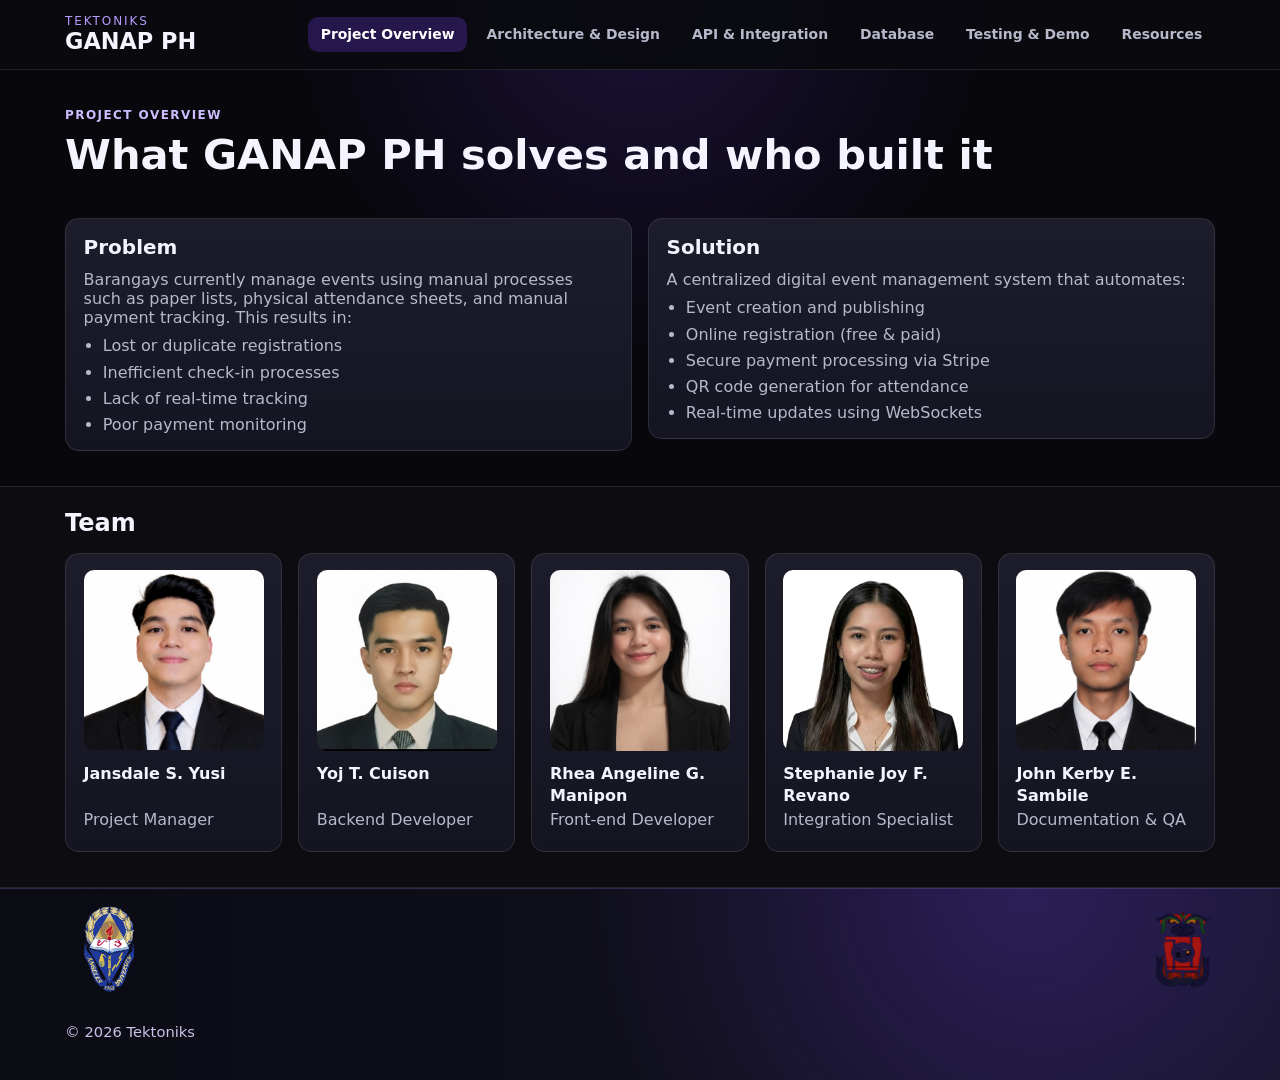
<file: index.html>
<!DOCTYPE html>
<html lang="en">
<head>
  <meta charset="UTF-8" />
  <meta name="viewport" content="width=device-width, initial-scale=1.0" />
  <title>Project Overview | GANAP PH</title>
  <link rel="stylesheet" href="styles.css" />
</head>
<body data-page="project-overview">
  <header class="site-header">
    <div class="container header-inner">
      <a class="brand" href="index.html">
        <span class="brand__eyebrow">Tektoniks</span>
        <span class="brand__title">GANAP PH</span>
      </a>
      <button class="nav-toggle" aria-label="Toggle navigation" aria-expanded="false" aria-controls="site-nav">Menu</button>
      <nav id="site-nav" class="site-nav">
        <a href="index.html">Project Overview</a>
        <a href="architecture-design.html">Architecture &amp; Design</a>
        <a href="api-integration.html">API &amp; Integration</a>
        <a href="database.html">Database</a>
        <a href="testing-demo.html">Testing &amp; Demo</a>
        <a href="resources.html">Resources</a>
      </nav>
    </div>
  </header>

  <main>
    <section class="page-hero">
      <div class="container">
        <p class="page-kicker">Project Overview</p>
        <h1>What GANAP PH solves and who built it</h1>
      </div>
    </section>

    <section class="section">
      <div class="container grid-2">
        <article class="card">
          <h2>Problem</h2>
          <p>
            Barangays currently manage events using manual processes such as paper lists, physical attendance sheets, and manual payment tracking. This results in:
          </p>
          <ul>
            <li>Lost or duplicate registrations</li>
            <li>Inefficient check-in processes</li>
            <li>Lack of real-time tracking</li>
            <li>Poor payment monitoring</li>
          </ul>
        </article>
        <article class="card">
          <h2>Solution</h2>
          <p>
            A centralized digital event management system that automates:
          </p>
          <ul>
            <li>Event creation and publishing</li>
            <li>Online registration (free &amp; paid)</li>
            <li>Secure payment processing via Stripe</li>
            <li>QR code generation for attendance</li>
            <li>Real-time updates using WebSockets</li>
          </ul>
        </article>
      </div>
    </section>

    <section class="section section-muted">
      <div class="container">
        <h2 class="section-title">Team</h2>
        <div class="team-grid">
          <article class="card team-card">
            <img src="resources/images/team/Jansdale.jpeg" alt="Jansdale S. Yusi" class="team-img" />
            <h3>Jansdale S. Yusi</h3>
            <p>Project Manager</p>
          </article>
          <article class="card team-card">
            <img src="resources/images/team/Yoj.jpeg" alt="Yoj T. Cuison" class="team-img" />
            <h3>Yoj T. Cuison</h3>
            <p>Backend Developer</p>
          </article>
          <article class="card team-card">
            <img src="resources/images/team/Rhea.png" alt="Rhea Angeline G. Manipon" class="team-img" />
            <h3>Rhea Angeline G. Manipon</h3>
            <p>Front-end Developer</p>
          </article>
          <article class="card team-card">
            <img src="resources/images/team/Steph.jpeg" alt="Stephanie Joy F. Revano" class="team-img" />
            <h3>Stephanie Joy F. Revano</h3>
            <p>Integration Specialist</p>
          </article>
          <article class="card team-card">
            <img src="resources/images/team/Kerby.jpeg" alt="John Kerby E. Sambile" class="team-img" />
            <h3>John Kerby E. Sambile</h3>
            <p>Documentation &amp; QA</p>
          </article>
        </div>
      </div>
    </section>
  </main>

  <footer class="site-footer">
    <div class="container footer-inner">
      <div class="footer-logos" aria-label="Institution logos">
        <img src="resources/images/auf logo/AUF-LOGO.png" alt="Angeles University Foundation logo" />
        <img src="resources/images/auf logo/ccs-logo.png" alt="College of Computer Studies logo" />
      </div>
      <p>© <span id="currentYear"></span> Tektoniks</p>
    </div>
  </footer>
  <script src="scripts.js"></script>
</body>
</html>
</file>
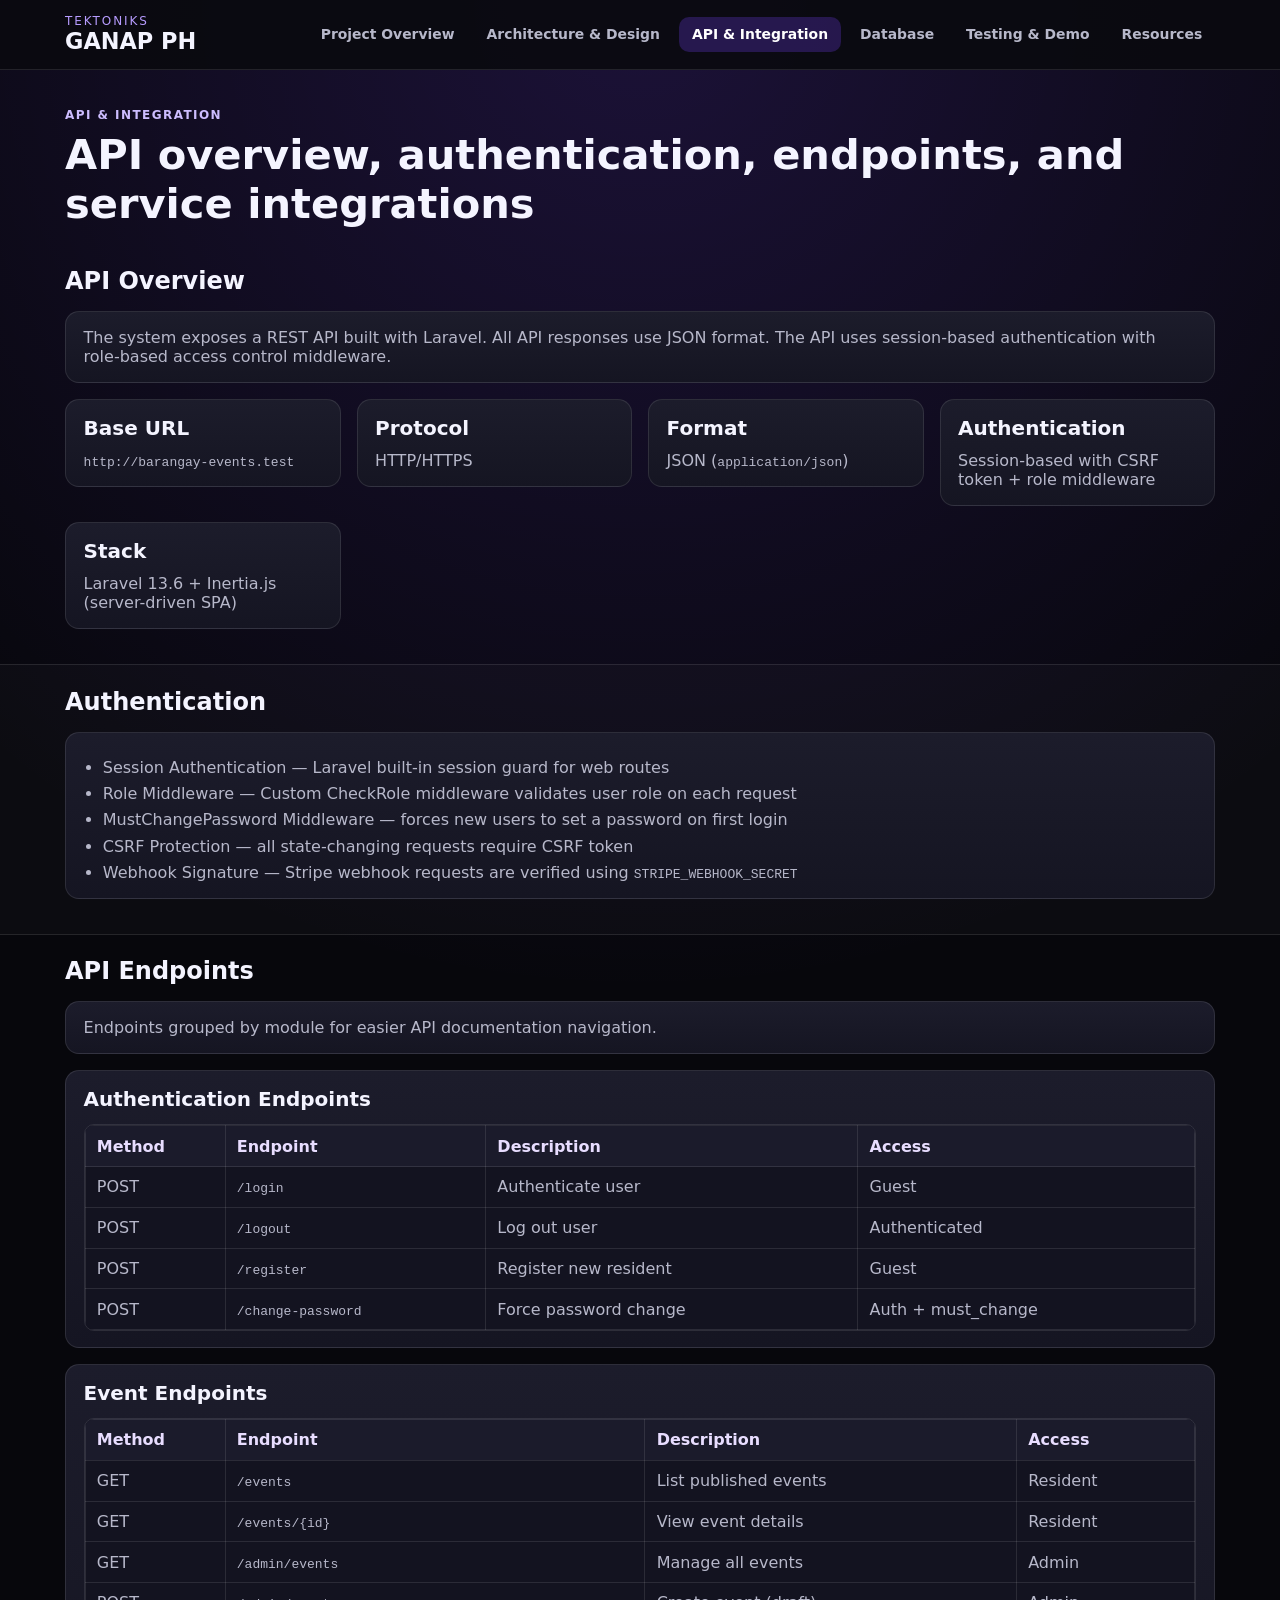
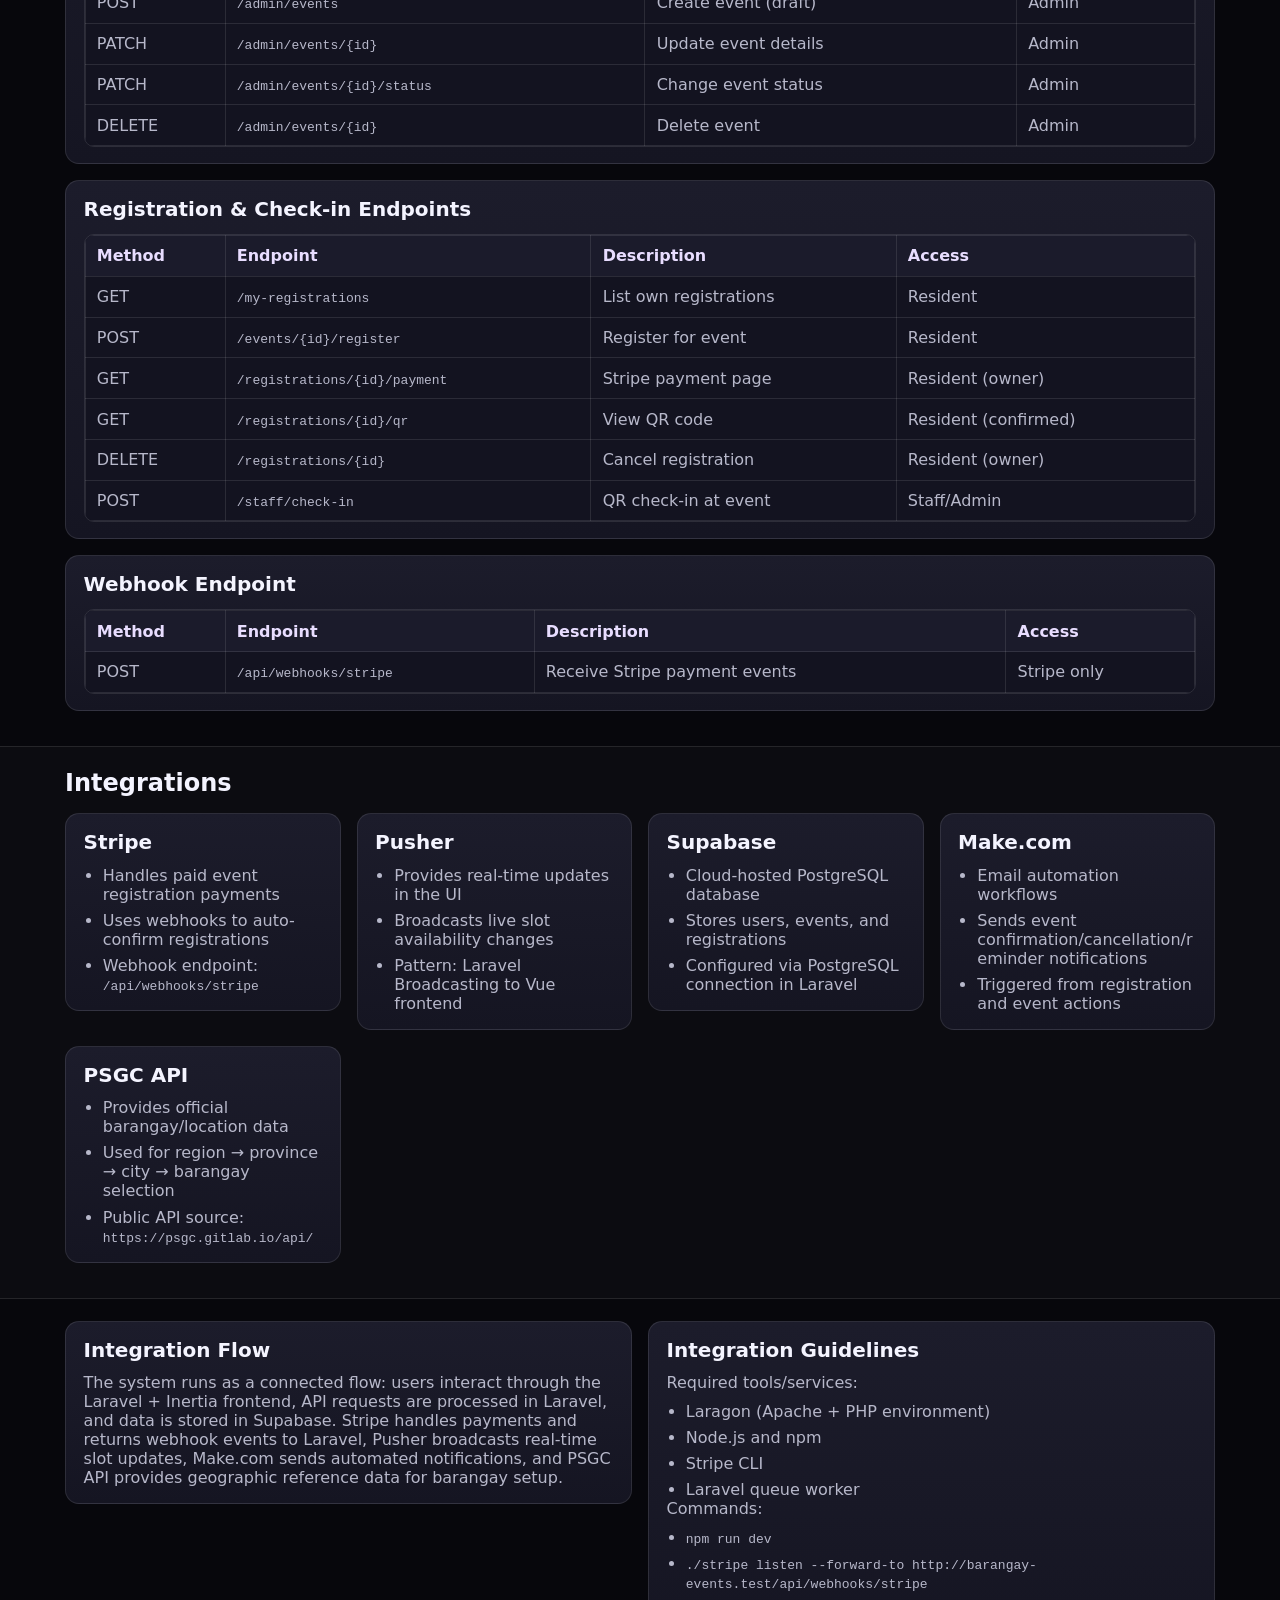
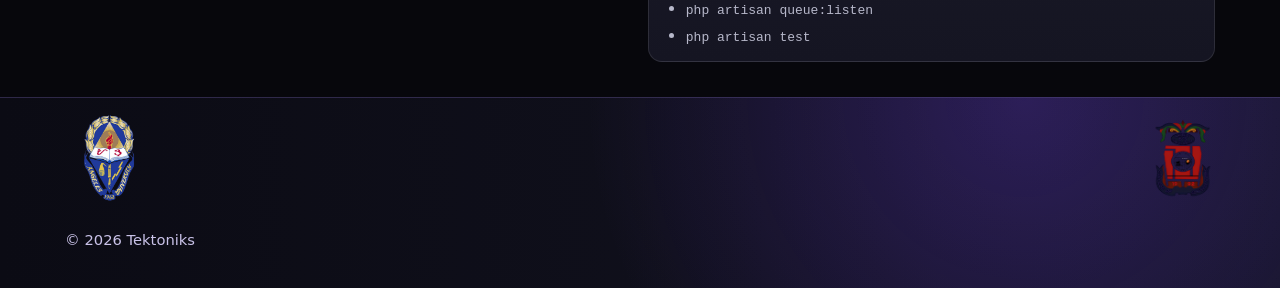
<file: api-integration.html>
<!DOCTYPE html>
<html lang="en">
<head>
  <meta charset="UTF-8" />
  <meta name="viewport" content="width=device-width, initial-scale=1.0" />
  <title>API &amp; Integration | GANAP PH</title>
  <link rel="stylesheet" href="styles.css" />
</head>
<body data-page="api-integration">
  <header class="site-header">
    <div class="container header-inner">
      <a class="brand" href="index.html">
        <span class="brand__eyebrow">Tektoniks</span>
        <span class="brand__title">GANAP PH</span>
      </a>
      <button class="nav-toggle" aria-label="Toggle navigation" aria-expanded="false" aria-controls="site-nav">Menu</button>
      <nav id="site-nav" class="site-nav">
        <a href="index.html">Project Overview</a>
        <a href="architecture-design.html">Architecture &amp; Design</a>
        <a href="api-integration.html">API &amp; Integration</a>
        <a href="database.html">Database</a>
        <a href="testing-demo.html">Testing &amp; Demo</a>
        <a href="resources.html">Resources</a>
      </nav>
    </div>
  </header>
  <main>
    <section class="page-hero"><div class="container"><p class="page-kicker">API &amp; Integration</p><h1>API overview, authentication, endpoints, and service integrations</h1></div></section>

    <section class="section">
      <div class="container">
        <h2 class="section-title">API Overview</h2>
        <article class="card">
          <p>
            The system exposes a REST API built with Laravel. All API responses use JSON format.
            The API uses session-based authentication with role-based access control middleware.
          </p>
        </article>
        <div class="card-grid api-overview-grid">
          <article class="card"><h2>Base URL</h2><p><code>http://barangay-events.test</code></p></article>
          <article class="card"><h2>Protocol</h2><p>HTTP/HTTPS</p></article>
          <article class="card"><h2>Format</h2><p>JSON (<code>application/json</code>)</p></article>
          <article class="card"><h2>Authentication</h2><p>Session-based with CSRF token + role middleware</p></article>
          <article class="card"><h2>Stack</h2><p>Laravel 13.6 + Inertia.js (server-driven SPA)</p></article>
        </div>
      </div>
    </section>

    <section class="section section-muted">
      <div class="container">
        <h2 class="section-title">Authentication</h2>
        <article class="card">
          <ul>
            <li>Session Authentication — Laravel built-in session guard for web routes</li>
            <li>Role Middleware — Custom CheckRole middleware validates user role on each request</li>
            <li>MustChangePassword Middleware — forces new users to set a password on first login</li>
            <li>CSRF Protection — all state-changing requests require CSRF token</li>
            <li>Webhook Signature — Stripe webhook requests are verified using <code>STRIPE_WEBHOOK_SECRET</code></li>
          </ul>
        </article>
      </div>
    </section>

    <section class="section">
      <div class="container">
        <h2 class="section-title">API Endpoints</h2>
        <article class="card">
          <p>Endpoints grouped by module for easier API documentation navigation.</p>
        </article>

        <div class="endpoint-groups">
          <article class="card">
            <h2>Authentication Endpoints</h2>
            <div class="table-wrap">
              <table class="api-table">
                <thead><tr><th>Method</th><th>Endpoint</th><th>Description</th><th>Access</th></tr></thead>
                <tbody>
                  <tr><td>POST</td><td><code>/login</code></td><td>Authenticate user</td><td>Guest</td></tr>
                  <tr><td>POST</td><td><code>/logout</code></td><td>Log out user</td><td>Authenticated</td></tr>
                  <tr><td>POST</td><td><code>/register</code></td><td>Register new resident</td><td>Guest</td></tr>
                  <tr><td>POST</td><td><code>/change-password</code></td><td>Force password change</td><td>Auth + must_change</td></tr>
                </tbody>
              </table>
            </div>
          </article>

          <article class="card">
            <h2>Event Endpoints</h2>
            <div class="table-wrap">
              <table class="api-table">
                <thead><tr><th>Method</th><th>Endpoint</th><th>Description</th><th>Access</th></tr></thead>
                <tbody>
                  <tr><td>GET</td><td><code>/events</code></td><td>List published events</td><td>Resident</td></tr>
                  <tr><td>GET</td><td><code>/events/{id}</code></td><td>View event details</td><td>Resident</td></tr>
                  <tr><td>GET</td><td><code>/admin/events</code></td><td>Manage all events</td><td>Admin</td></tr>
                  <tr><td>POST</td><td><code>/admin/events</code></td><td>Create event (draft)</td><td>Admin</td></tr>
                  <tr><td>PATCH</td><td><code>/admin/events/{id}</code></td><td>Update event details</td><td>Admin</td></tr>
                  <tr><td>PATCH</td><td><code>/admin/events/{id}/status</code></td><td>Change event status</td><td>Admin</td></tr>
                  <tr><td>DELETE</td><td><code>/admin/events/{id}</code></td><td>Delete event</td><td>Admin</td></tr>
                </tbody>
              </table>
            </div>
          </article>

          <article class="card">
            <h2>Registration &amp; Check-in Endpoints</h2>
            <div class="table-wrap">
              <table class="api-table">
                <thead><tr><th>Method</th><th>Endpoint</th><th>Description</th><th>Access</th></tr></thead>
                <tbody>
                  <tr><td>GET</td><td><code>/my-registrations</code></td><td>List own registrations</td><td>Resident</td></tr>
                  <tr><td>POST</td><td><code>/events/{id}/register</code></td><td>Register for event</td><td>Resident</td></tr>
                  <tr><td>GET</td><td><code>/registrations/{id}/payment</code></td><td>Stripe payment page</td><td>Resident (owner)</td></tr>
                  <tr><td>GET</td><td><code>/registrations/{id}/qr</code></td><td>View QR code</td><td>Resident (confirmed)</td></tr>
                  <tr><td>DELETE</td><td><code>/registrations/{id}</code></td><td>Cancel registration</td><td>Resident (owner)</td></tr>
                  <tr><td>POST</td><td><code>/staff/check-in</code></td><td>QR check-in at event</td><td>Staff/Admin</td></tr>
                </tbody>
              </table>
            </div>
          </article>

          <article class="card">
            <h2>Webhook Endpoint</h2>
            <div class="table-wrap">
              <table class="api-table">
                <thead><tr><th>Method</th><th>Endpoint</th><th>Description</th><th>Access</th></tr></thead>
                <tbody>
                  <tr><td>POST</td><td><code>/api/webhooks/stripe</code></td><td>Receive Stripe payment events</td><td>Stripe only</td></tr>
                </tbody>
              </table>
            </div>
          </article>
        </div>
      </div>
    </section>

    <section class="section section-muted">
      <div class="container">
        <h2 class="section-title">Integrations</h2>
        <div class="card-grid integration-cards">
          <article class="card">
            <h2>Stripe</h2>
            <ul>
              <li>Handles paid event registration payments</li>
              <li>Uses webhooks to auto-confirm registrations</li>
              <li>Webhook endpoint: <code>/api/webhooks/stripe</code></li>
            </ul>
          </article>
          <article class="card">
            <h2>Pusher</h2>
            <ul>
              <li>Provides real-time updates in the UI</li>
              <li>Broadcasts live slot availability changes</li>
              <li>Pattern: Laravel Broadcasting to Vue frontend</li>
            </ul>
          </article>
          <article class="card">
            <h2>Supabase</h2>
            <ul>
              <li>Cloud-hosted PostgreSQL database</li>
              <li>Stores users, events, and registrations</li>
              <li>Configured via PostgreSQL connection in Laravel</li>
            </ul>
          </article>
          <article class="card">
            <h2>Make.com</h2>
            <ul>
              <li>Email automation workflows</li>
              <li>Sends event confirmation/cancellation/reminder notifications</li>
              <li>Triggered from registration and event actions</li>
            </ul>
          </article>
          <article class="card">
            <h2>PSGC API</h2>
            <ul>
              <li>Provides official barangay/location data</li>
              <li>Used for region → province → city → barangay selection</li>
              <li>Public API source: <code>https://psgc.gitlab.io/api/</code></li>
            </ul>
          </article>
        </div>
      </div>
    </section>

    <section class="section">
      <div class="container grid-2">
        <article class="card">
          <h2>Integration Flow</h2>
          <p>
            The system runs as a connected flow: users interact through the Laravel + Inertia frontend, API requests are processed in Laravel,
            and data is stored in Supabase. Stripe handles payments and returns webhook events to Laravel, Pusher broadcasts real-time slot updates,
            Make.com sends automated notifications, and PSGC API provides geographic reference data for barangay setup.
          </p>
        </article>
        <article class="card">
          <h2>Integration Guidelines</h2>
          <p>Required tools/services:</p>
          <ul>
            <li>Laragon (Apache + PHP environment)</li>
            <li>Node.js and npm</li>
            <li>Stripe CLI</li>
            <li>Laravel queue worker</li>
          </ul>
          <p>Commands:</p>
          <ul>
            <li><code>npm run dev</code></li>
            <li><code>./stripe listen --forward-to http://barangay-events.test/api/webhooks/stripe</code></li>
            <li><code>php artisan queue:listen</code></li>
            <li><code>php artisan test</code></li>
          </ul>
        </article>
      </div>
    </section>
  </main>
  <footer class="site-footer">
    <div class="container footer-inner">
      <div class="footer-logos" aria-label="Institution logos">
        <img src="resources/images/auf logo/AUF-LOGO.png" alt="Angeles University Foundation logo" />
        <img src="resources/images/auf logo/ccs-logo.png" alt="College of Computer Studies logo" />
      </div>
      <p>© <span id="currentYear"></span> Tektoniks</p>
    </div>
  </footer>
  <script src="scripts.js"></script>
</body>
</html>
</file>
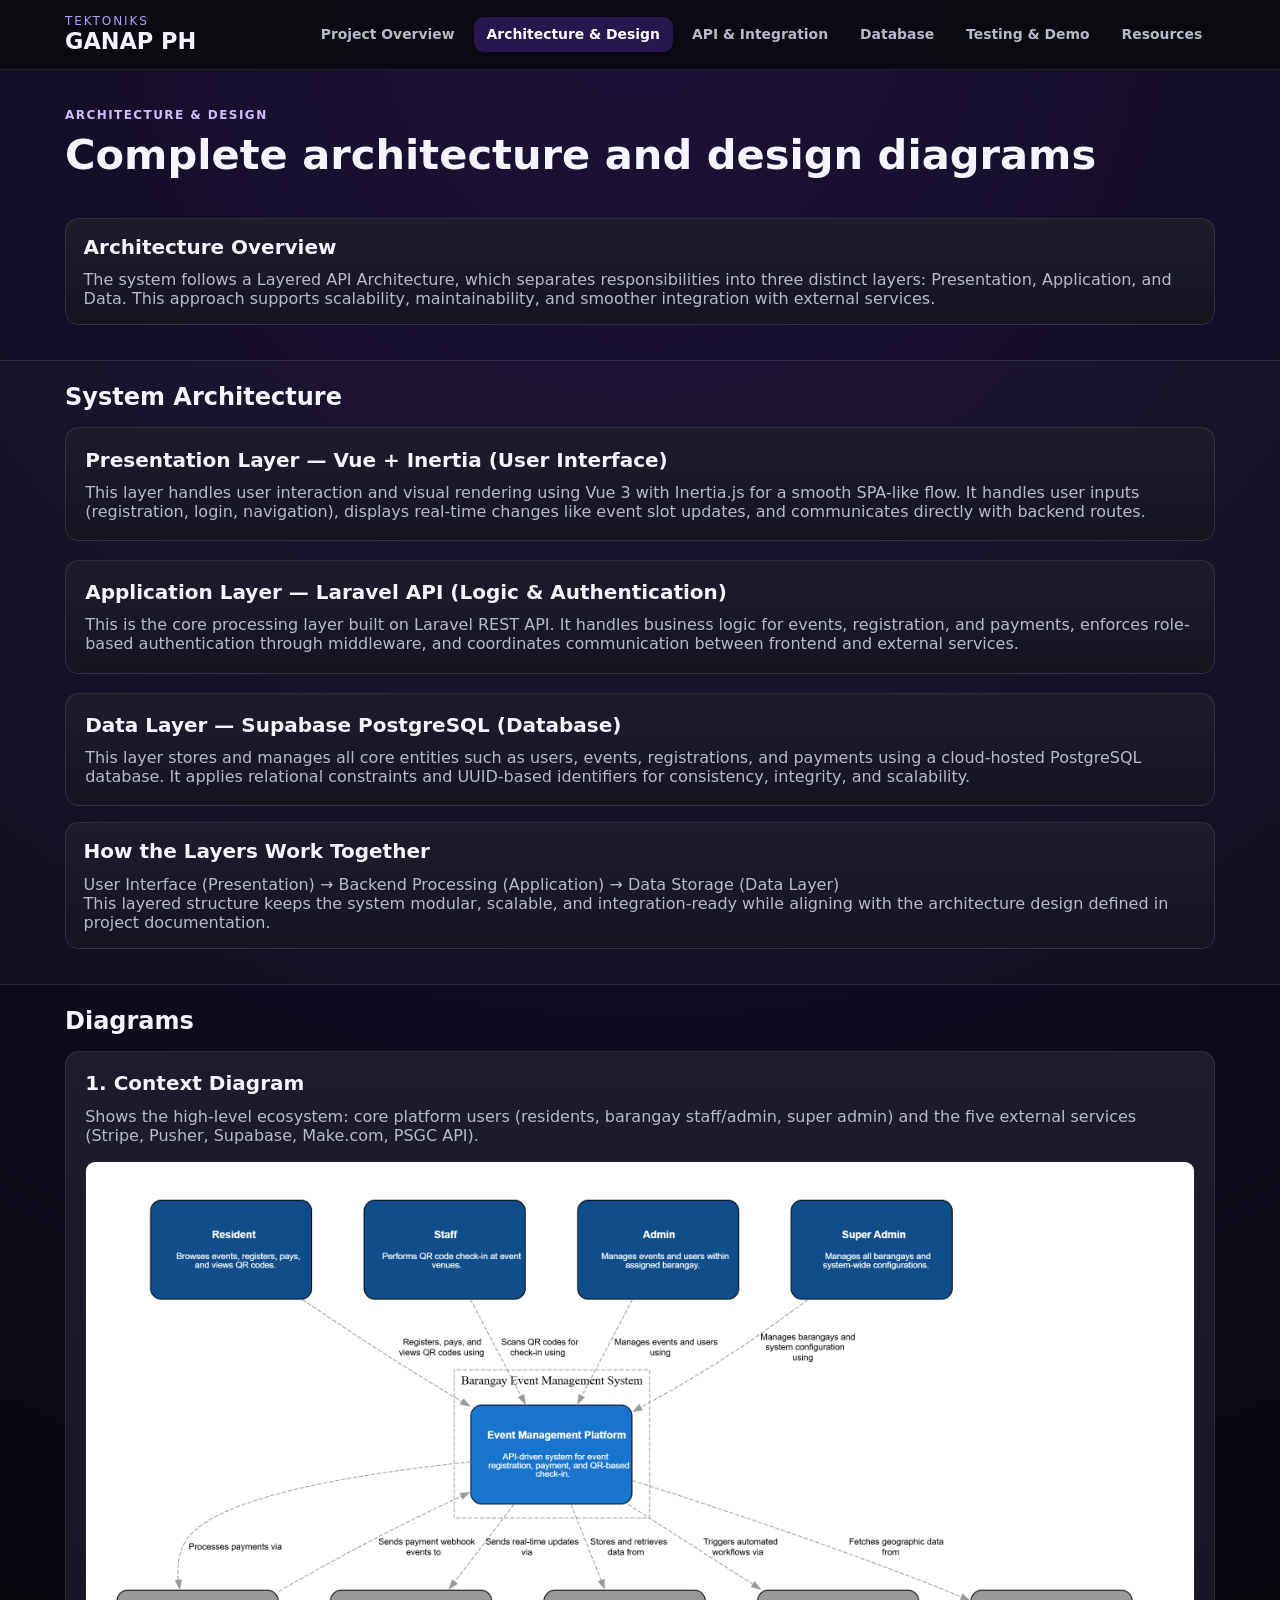
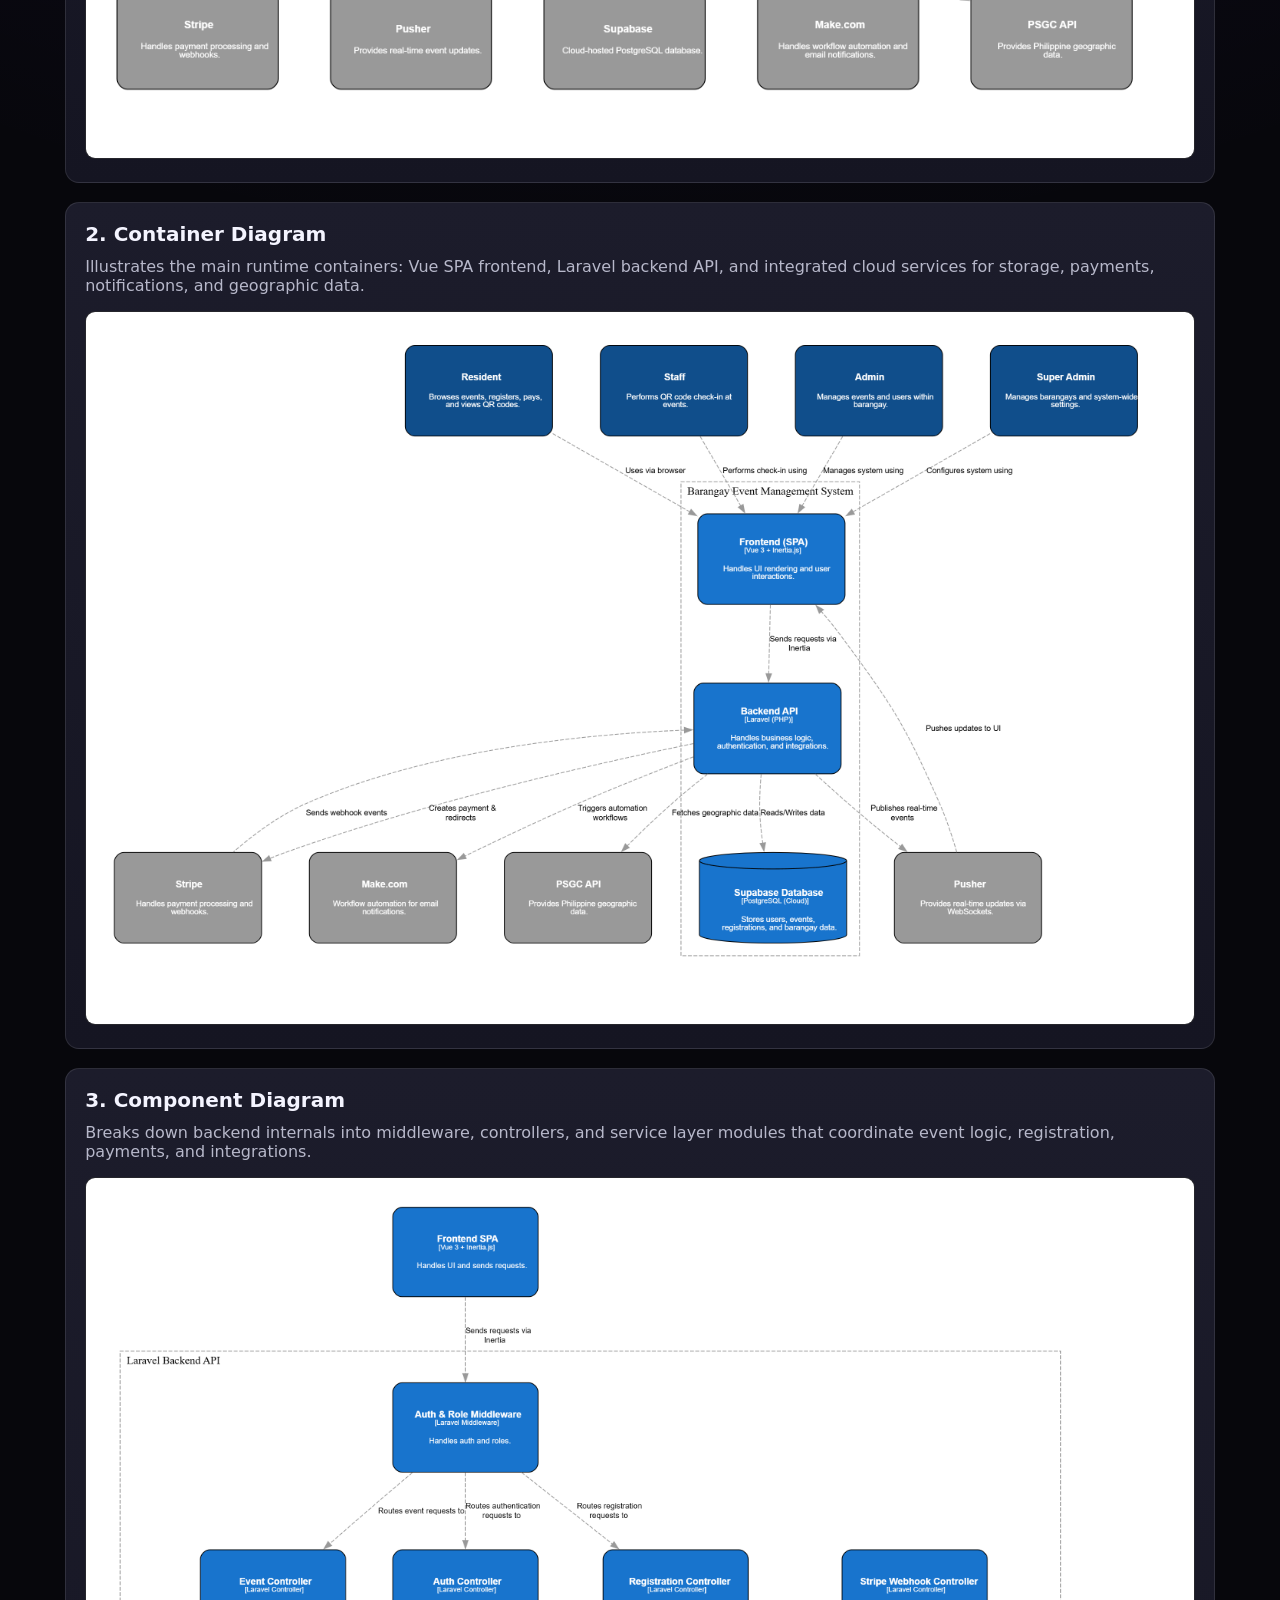
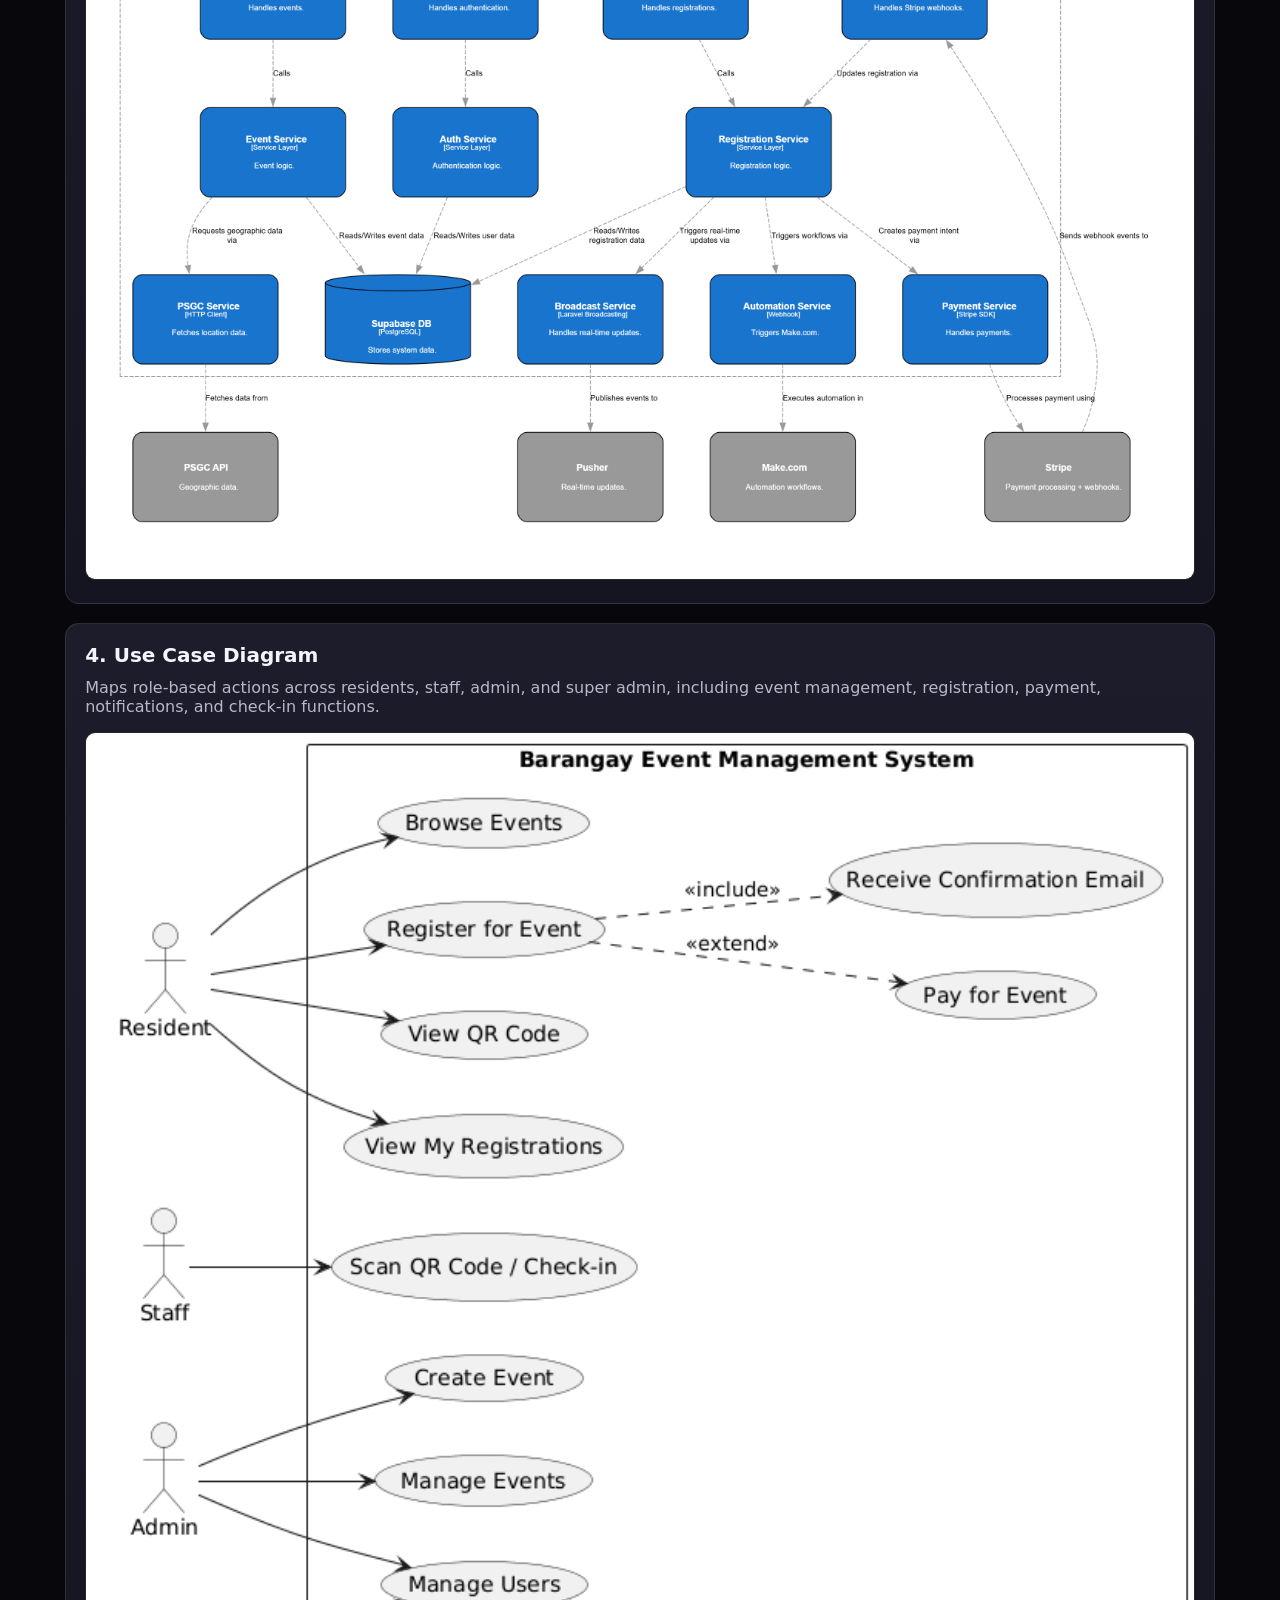
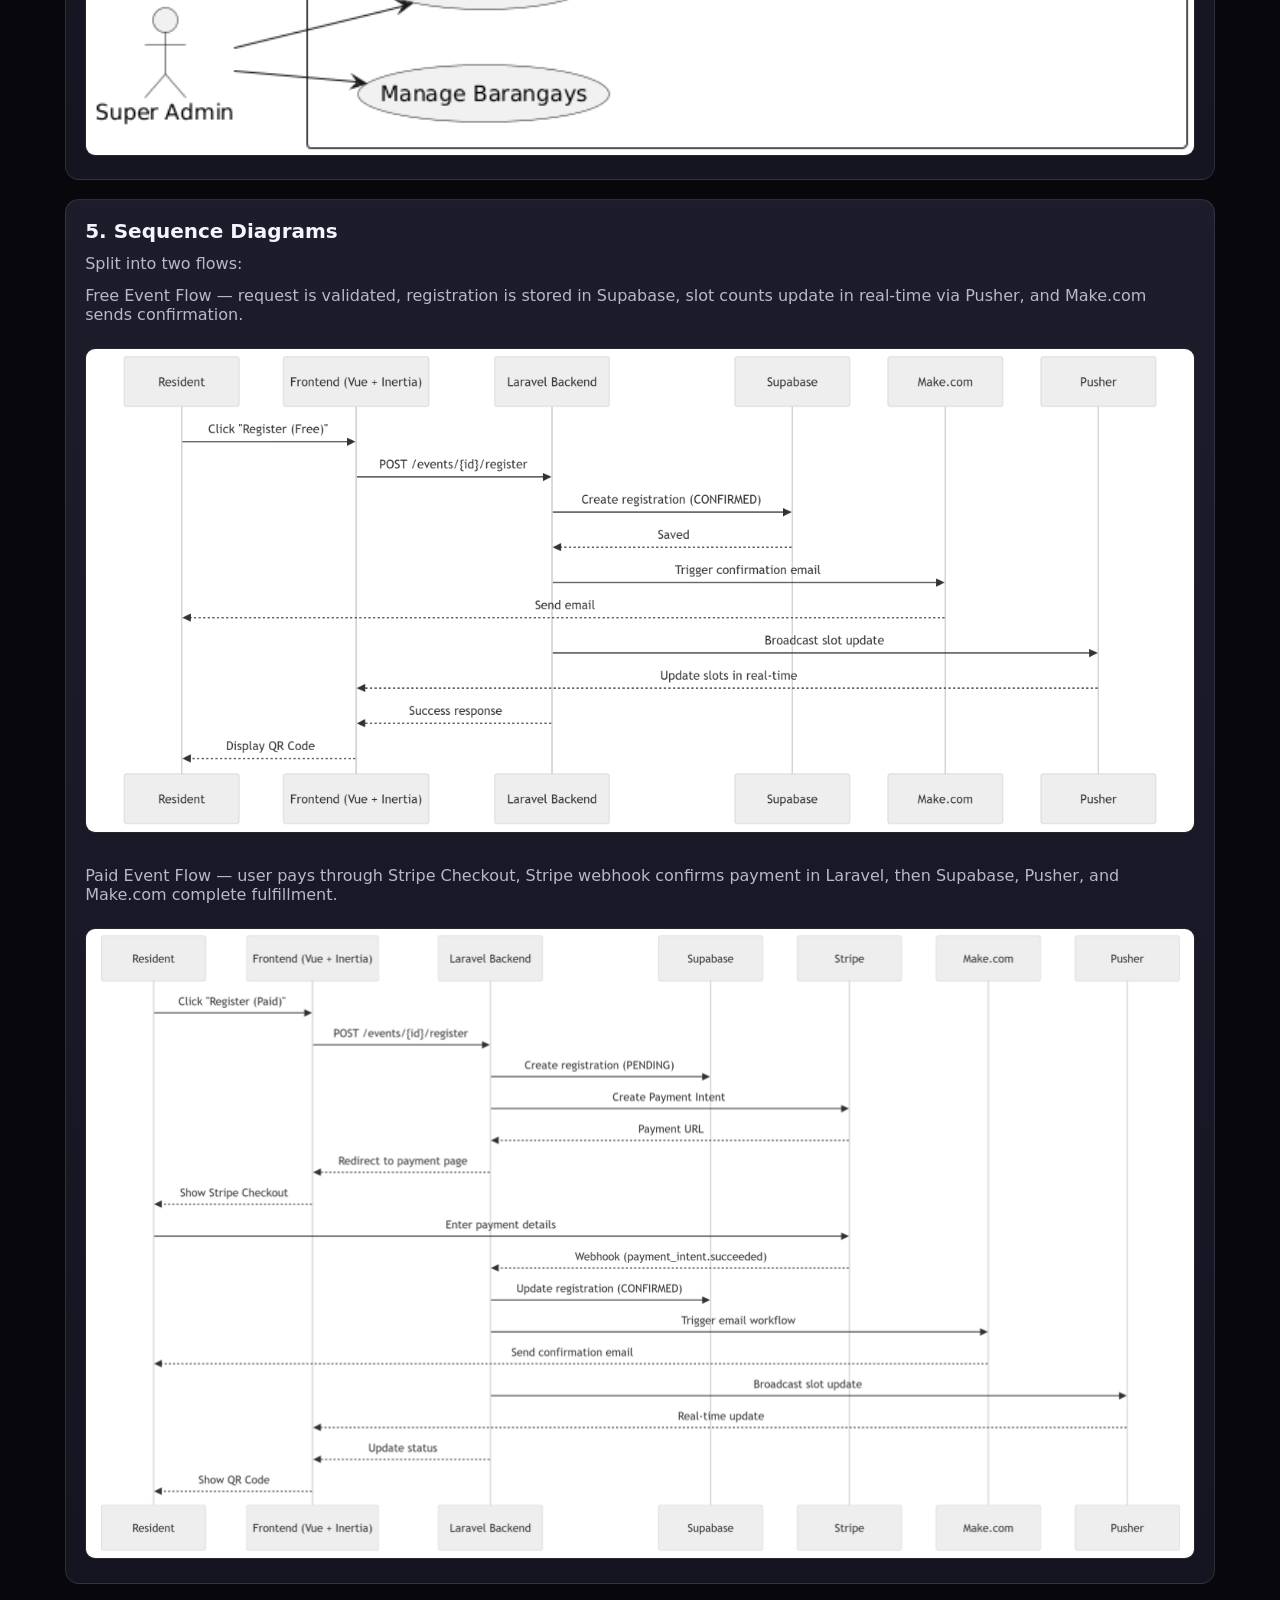
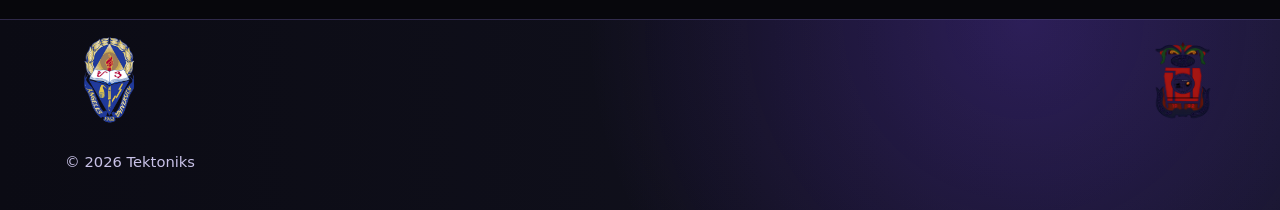
<file: architecture-design.html>
<!DOCTYPE html>
<html lang="en">
<head>
  <meta charset="UTF-8" />
  <meta name="viewport" content="width=device-width, initial-scale=1.0" />
  <title>Architecture &amp; Design | GANAP PH</title>
  <link rel="stylesheet" href="styles.css" />
</head>
<body data-page="architecture-design">
  <header class="site-header">
    <div class="container header-inner">
      <a class="brand" href="index.html">
        <span class="brand__eyebrow">Tektoniks</span>
        <span class="brand__title">GANAP PH</span>
      </a>
      <button class="nav-toggle" aria-label="Toggle navigation" aria-expanded="false" aria-controls="site-nav">Menu</button>
      <nav id="site-nav" class="site-nav">
        <a href="index.html">Project Overview</a>
        <a href="architecture-design.html">Architecture &amp; Design</a>
        <a href="api-integration.html">API &amp; Integration</a>
        <a href="database.html">Database</a>
        <a href="testing-demo.html">Testing &amp; Demo</a>
        <a href="resources.html">Resources</a>
      </nav>
    </div>
  </header>

  <main>
    <section class="page-hero">
      <div class="container">
        <p class="page-kicker">Architecture &amp; Design</p>
        <h1>Complete architecture and design diagrams</h1>
      </div>
    </section>

    <section class="section">
      <div class="container">
        <article class="card">
          <h2>Architecture Overview</h2>
          <p>
            The system follows a Layered API Architecture, which separates responsibilities into three distinct layers:
            Presentation, Application, and Data. This approach supports scalability, maintainability, and smoother integration
            with external services.
          </p>
        </article>
      </div>
    </section>

    <section class="section section-muted">
      <div class="container">
        <h2 class="section-title">System Architecture</h2>
        <div class="card-grid diagrams-grid">
          <article class="card">
            <h2>Presentation Layer — Vue + Inertia (User Interface)</h2>
            <p>
              This layer handles user interaction and visual rendering using Vue 3 with Inertia.js for a smooth SPA-like flow.
              It handles user inputs (registration, login, navigation), displays real-time changes like event slot updates, and
              communicates directly with backend routes.
            </p>
          </article>
          <article class="card">
            <h2>Application Layer — Laravel API (Logic &amp; Authentication)</h2>
            <p>
              This is the core processing layer built on Laravel REST API. It handles business logic for events, registration,
              and payments, enforces role-based authentication through middleware, and coordinates communication between frontend
              and external services.
            </p>
          </article>
          <article class="card">
            <h2>Data Layer — Supabase PostgreSQL (Database)</h2>
            <p>
              This layer stores and manages all core entities such as users, events, registrations, and payments using a
              cloud-hosted PostgreSQL database. It applies relational constraints and UUID-based identifiers for consistency,
              integrity, and scalability.
            </p>
          </article>
        </div>
        <article class="card architecture-flow-card">
          <h2>How the Layers Work Together</h2>
          <p>
            User Interface (Presentation) → Backend Processing (Application) → Data Storage (Data Layer)
          </p>
          <p>
            This layered structure keeps the system modular, scalable, and integration-ready while aligning with the architecture
            design defined in project documentation.
          </p>
        </article>
      </div>
    </section>

    <section class="section">
      <div class="container">
        <h2 class="section-title">Diagrams</h2>
        <div class="card-grid diagrams-grid">
          <article class="card">
            <h2>1. Context Diagram</h2>
            <p>Shows the high-level ecosystem: core platform users (residents, barangay staff/admin, super admin) and the five external services (Stripe, Pusher, Supabase, Make.com, PSGC API).</p>
            <img class="diagram-image" src="resources/diagrams/System-Context---Barangay-Event-Management-System.png" alt="System context diagram" />
          </article>
          <article class="card">
            <h2>2. Container Diagram</h2>
            <p>Illustrates the main runtime containers: Vue SPA frontend, Laravel backend API, and integrated cloud services for storage, payments, notifications, and geographic data.</p>
            <img class="diagram-image" src="resources/diagrams/Container-Diagram---Barangay-Event-Management-System.png" alt="Container diagram" />
          </article>
          <article class="card">
            <h2>3. Component Diagram</h2>
            <p>Breaks down backend internals into middleware, controllers, and service layer modules that coordinate event logic, registration, payments, and integrations.</p>
            <img class="diagram-image" src="resources/diagrams/Component-Diagram---Backend-API-(Barangay-Event-Management-System).png" alt="Component diagram" />
          </article>
          <article class="card">
            <h2>4. Use Case Diagram</h2>
            <p>Maps role-based actions across residents, staff, admin, and super admin, including event management, registration, payment, notifications, and check-in functions.</p>
            <img class="diagram-image" src="resources/diagrams/use case diagram.png" alt="Use case diagram" />
          </article>
          <article class="card">
            <h2>5. Sequence Diagrams</h2>
            <p>Split into two flows:</p>
            <div class="sequence-grid">
              <figure class="diagram-figure">
                <figcaption>Free Event Flow — request is validated, registration is stored in Supabase, slot counts update in real-time via Pusher, and Make.com sends confirmation.</figcaption>
                <img class="diagram-image" src="resources/diagrams/FREE FLOW.png" alt="Sequence diagram for free event flow" />
              </figure>
              <figure class="diagram-figure">
                <figcaption>Paid Event Flow — user pays through Stripe Checkout, Stripe webhook confirms payment in Laravel, then Supabase, Pusher, and Make.com complete fulfillment.</figcaption>
                <img class="diagram-image" src="resources/diagrams/PAID FLOW.png" alt="Sequence diagram for paid event flow" />
              </figure>
            </div>
          </article>
        </div>
      </div>
    </section>
  </main>

  <footer class="site-footer">
    <div class="container footer-inner">
      <div class="footer-logos" aria-label="Institution logos">
        <img src="resources/images/auf logo/AUF-LOGO.png" alt="Angeles University Foundation logo" />
        <img src="resources/images/auf logo/ccs-logo.png" alt="College of Computer Studies logo" />
      </div>
      <p>© <span id="currentYear"></span> Tektoniks</p>
    </div>
  </footer>
  <script src="scripts.js"></script>
</body>
</html>
</file>
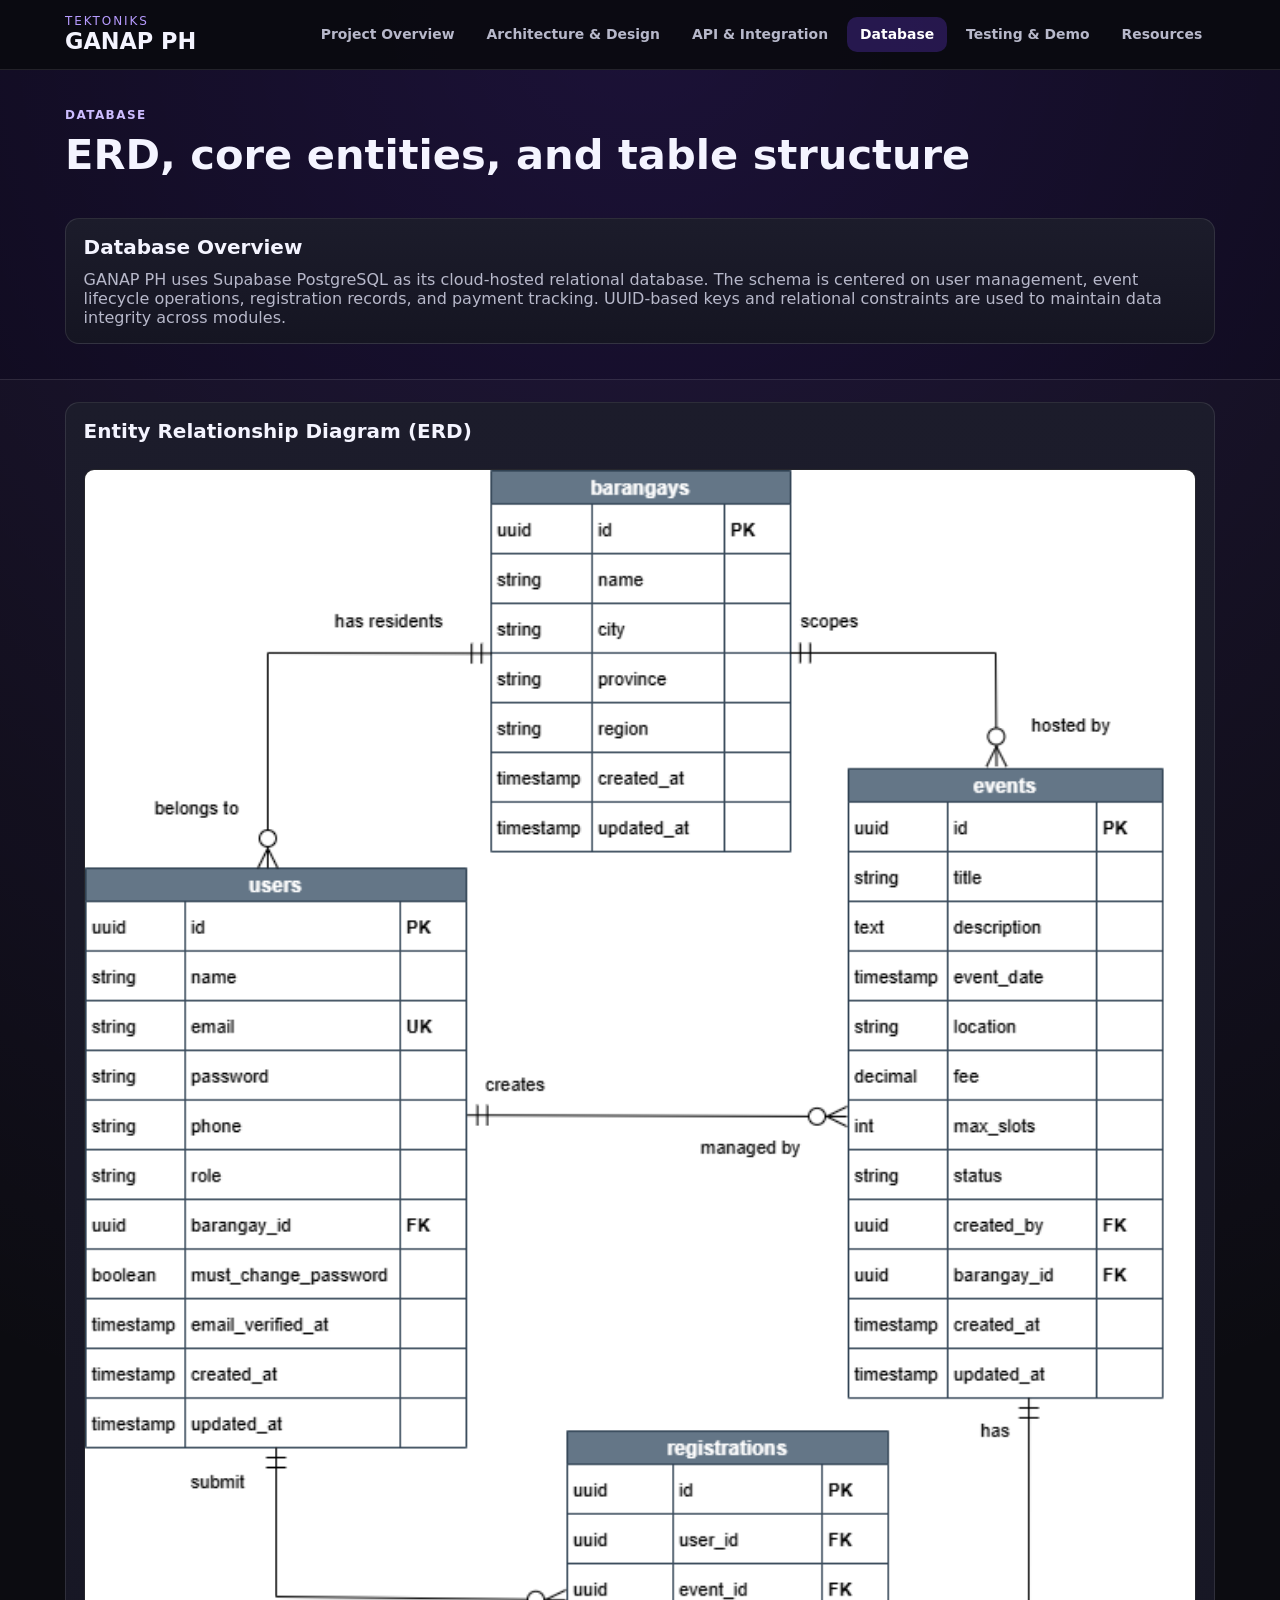
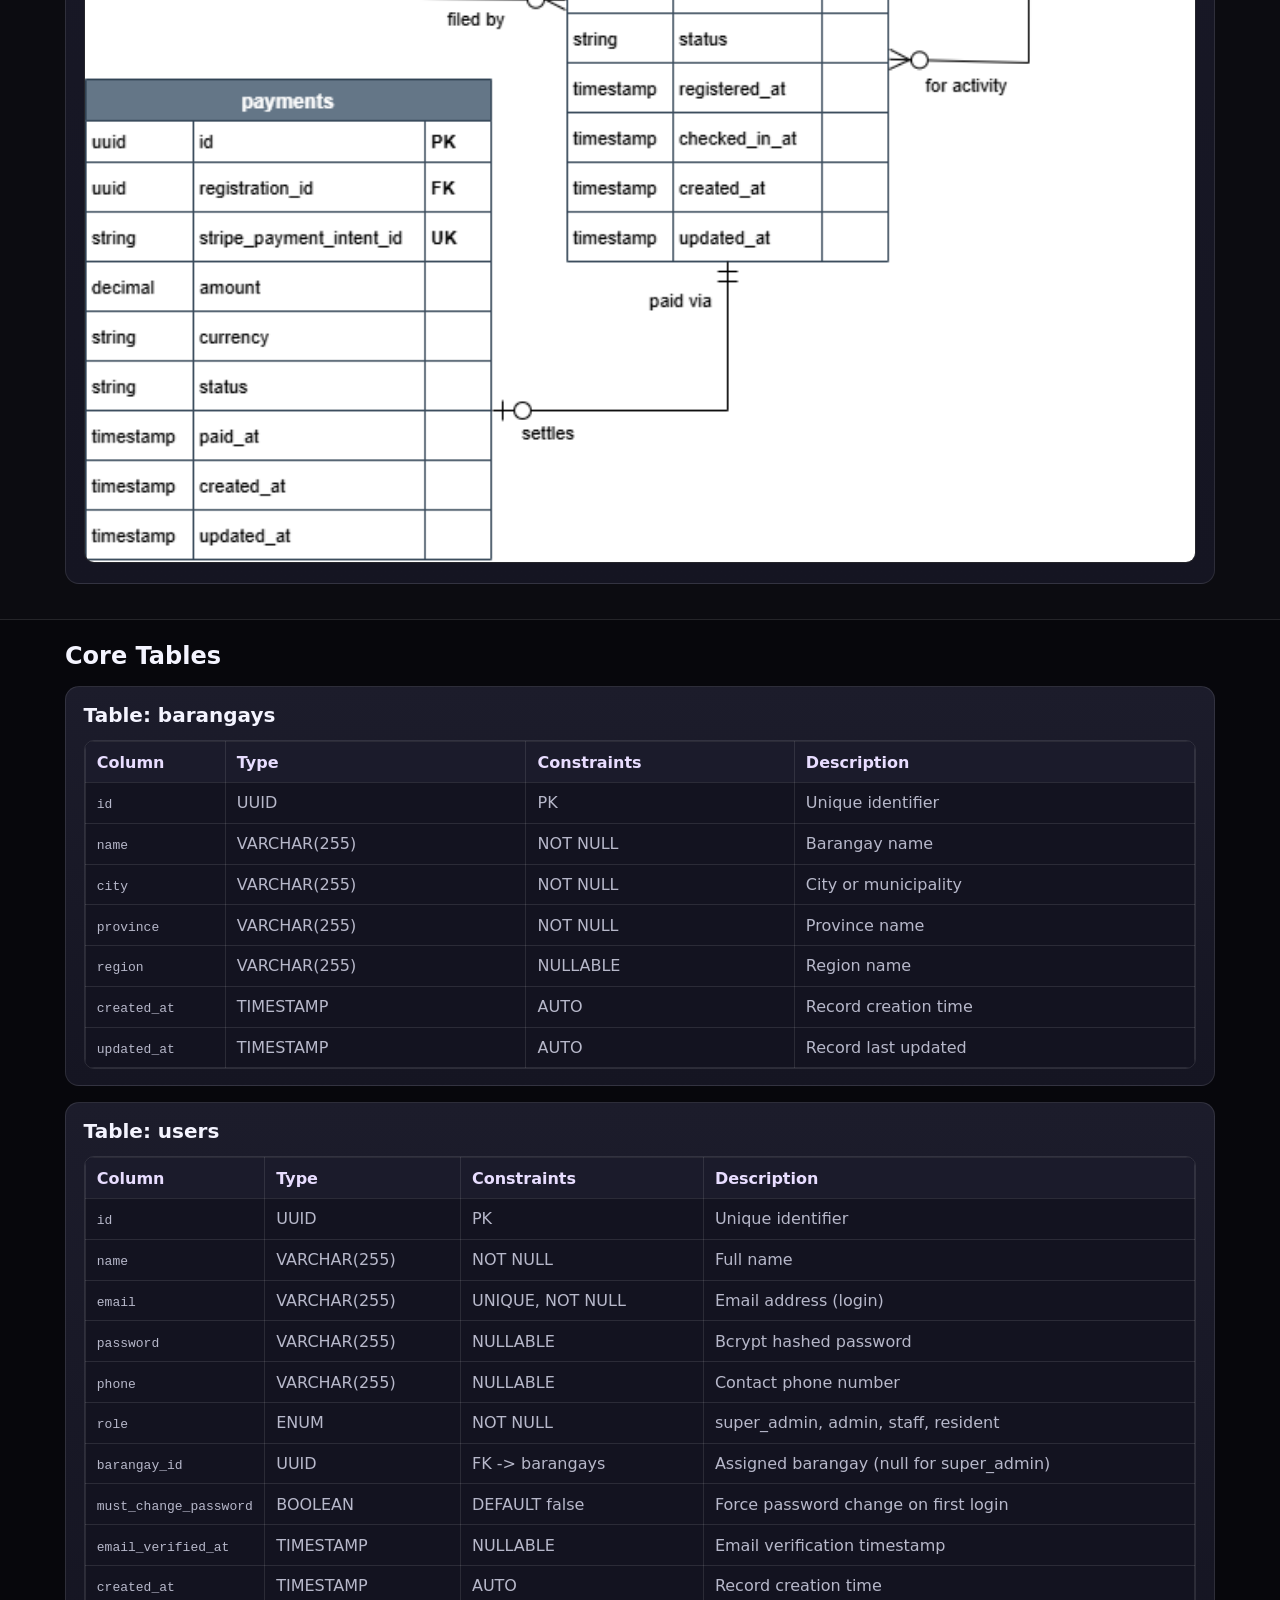
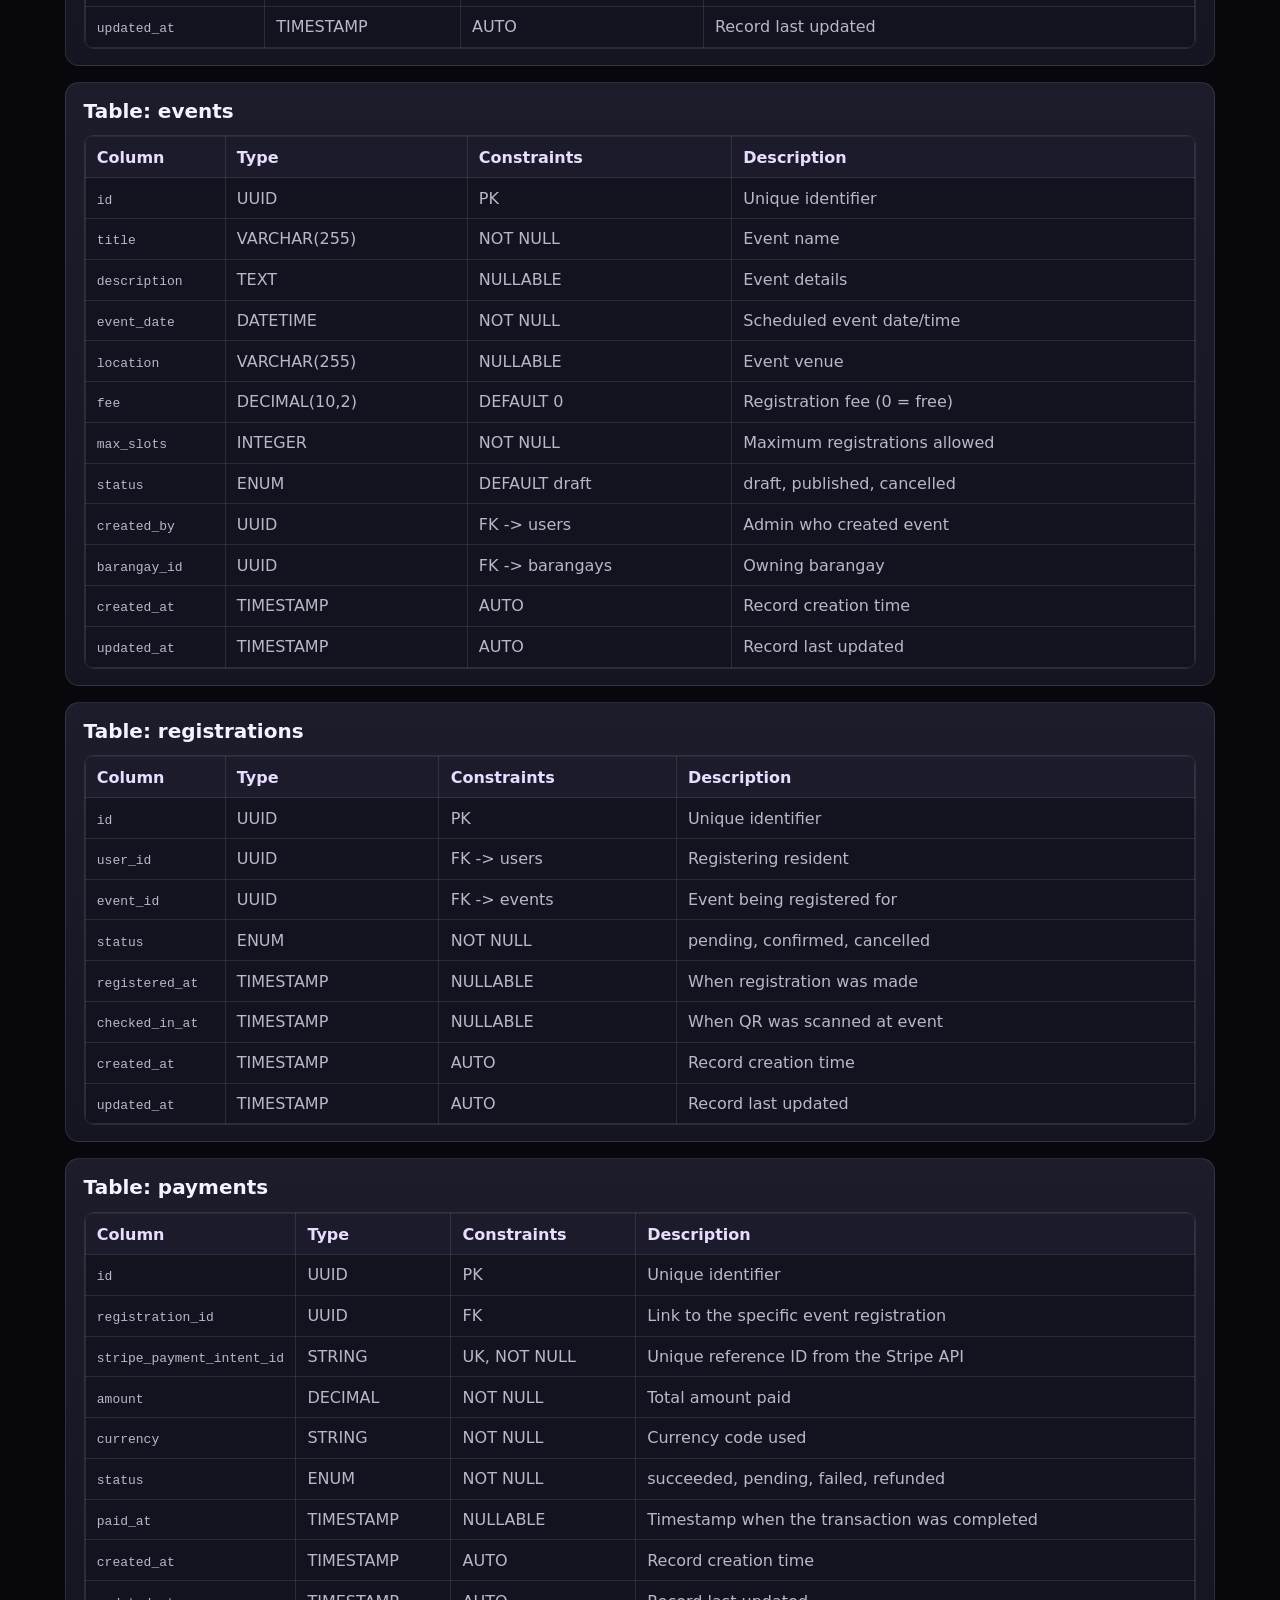
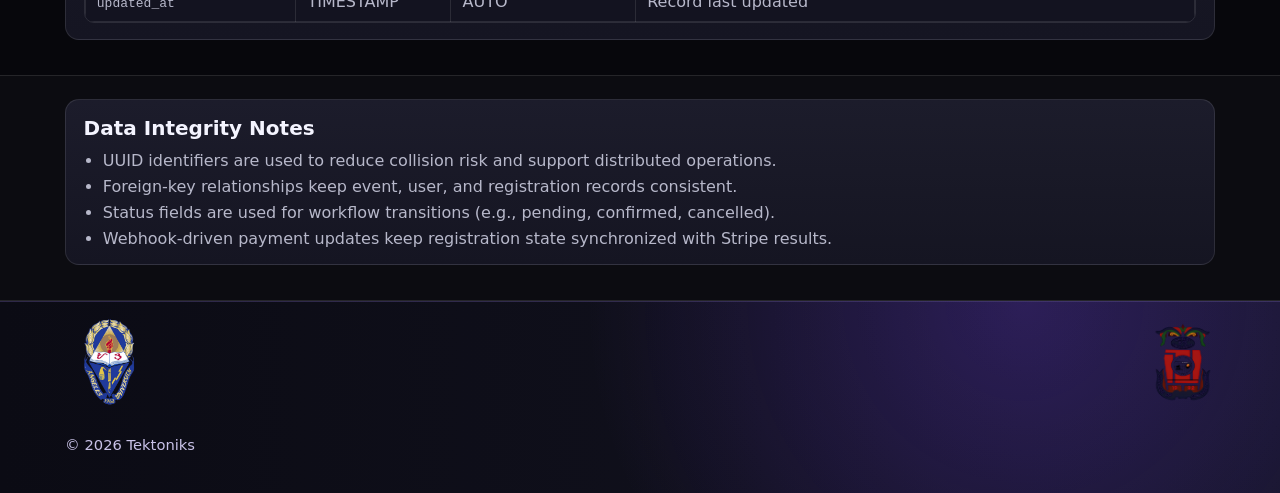
<file: database.html>
<!DOCTYPE html>
<html lang="en">
<head>
  <meta charset="UTF-8" />
  <meta name="viewport" content="width=device-width, initial-scale=1.0" />
  <title>Database | GANAP PH</title>
  <link rel="stylesheet" href="styles.css" />
</head>
<body data-page="database">
  <header class="site-header">
    <div class="container header-inner">
      <a class="brand" href="index.html">
        <span class="brand__eyebrow">Tektoniks</span>
        <span class="brand__title">GANAP PH</span>
      </a>
      <button class="nav-toggle" aria-label="Toggle navigation" aria-expanded="false" aria-controls="site-nav">Menu</button>
      <nav id="site-nav" class="site-nav">
        <a href="index.html">Project Overview</a>
        <a href="architecture-design.html">Architecture &amp; Design</a>
        <a href="api-integration.html">API &amp; Integration</a>
        <a href="database.html">Database</a>
        <a href="testing-demo.html">Testing &amp; Demo</a>
        <a href="resources.html">Resources</a>
      </nav>
    </div>
  </header>
  <main>
    <section class="page-hero"><div class="container"><p class="page-kicker">Database</p><h1>ERD, core entities, and table structure</h1></div></section>
    <section class="section">
      <div class="container">
        <article class="card">
          <h2>Database Overview</h2>
          <p>
            GANAP PH uses Supabase PostgreSQL as its cloud-hosted relational database.
            The schema is centered on user management, event lifecycle operations, registration records, and payment tracking.
            UUID-based keys and relational constraints are used to maintain data integrity across modules.
          </p>
        </article>
      </div>
    </section>

    <section class="section section-muted">
      <div class="container">
        <article class="card">
          <h2>Entity Relationship Diagram (ERD)</h2>
          <img class="diagram-image" src="resources/diagrams/erd.png" alt="GANAP PH ERD diagram" />
        </article>
      </div>
    </section>

    <section class="section">
      <div class="container">
        <h2 class="section-title">Core Tables</h2>
        <div class="endpoint-groups">
          <article class="card">
            <h2>Table: barangays</h2>
            <div class="table-wrap">
              <table class="api-table">
                <thead><tr><th>Column</th><th>Type</th><th>Constraints</th><th>Description</th></tr></thead>
                <tbody>
                  <tr><td><code>id</code></td><td>UUID</td><td>PK</td><td>Unique identifier</td></tr>
                  <tr><td><code>name</code></td><td>VARCHAR(255)</td><td>NOT NULL</td><td>Barangay name</td></tr>
                  <tr><td><code>city</code></td><td>VARCHAR(255)</td><td>NOT NULL</td><td>City or municipality</td></tr>
                  <tr><td><code>province</code></td><td>VARCHAR(255)</td><td>NOT NULL</td><td>Province name</td></tr>
                  <tr><td><code>region</code></td><td>VARCHAR(255)</td><td>NULLABLE</td><td>Region name</td></tr>
                  <tr><td><code>created_at</code></td><td>TIMESTAMP</td><td>AUTO</td><td>Record creation time</td></tr>
                  <tr><td><code>updated_at</code></td><td>TIMESTAMP</td><td>AUTO</td><td>Record last updated</td></tr>
                </tbody>
              </table>
            </div>
          </article>

          <article class="card">
            <h2>Table: users</h2>
            <div class="table-wrap">
              <table class="api-table">
                <thead><tr><th>Column</th><th>Type</th><th>Constraints</th><th>Description</th></tr></thead>
                <tbody>
                  <tr><td><code>id</code></td><td>UUID</td><td>PK</td><td>Unique identifier</td></tr>
                  <tr><td><code>name</code></td><td>VARCHAR(255)</td><td>NOT NULL</td><td>Full name</td></tr>
                  <tr><td><code>email</code></td><td>VARCHAR(255)</td><td>UNIQUE, NOT NULL</td><td>Email address (login)</td></tr>
                  <tr><td><code>password</code></td><td>VARCHAR(255)</td><td>NULLABLE</td><td>Bcrypt hashed password</td></tr>
                  <tr><td><code>phone</code></td><td>VARCHAR(255)</td><td>NULLABLE</td><td>Contact phone number</td></tr>
                  <tr><td><code>role</code></td><td>ENUM</td><td>NOT NULL</td><td>super_admin, admin, staff, resident</td></tr>
                  <tr><td><code>barangay_id</code></td><td>UUID</td><td>FK -> barangays</td><td>Assigned barangay (null for super_admin)</td></tr>
                  <tr><td><code>must_change_password</code></td><td>BOOLEAN</td><td>DEFAULT false</td><td>Force password change on first login</td></tr>
                  <tr><td><code>email_verified_at</code></td><td>TIMESTAMP</td><td>NULLABLE</td><td>Email verification timestamp</td></tr>
                  <tr><td><code>created_at</code></td><td>TIMESTAMP</td><td>AUTO</td><td>Record creation time</td></tr>
                  <tr><td><code>updated_at</code></td><td>TIMESTAMP</td><td>AUTO</td><td>Record last updated</td></tr>
                </tbody>
              </table>
            </div>
          </article>

          <article class="card">
            <h2>Table: events</h2>
            <div class="table-wrap">
              <table class="api-table">
                <thead><tr><th>Column</th><th>Type</th><th>Constraints</th><th>Description</th></tr></thead>
                <tbody>
                  <tr><td><code>id</code></td><td>UUID</td><td>PK</td><td>Unique identifier</td></tr>
                  <tr><td><code>title</code></td><td>VARCHAR(255)</td><td>NOT NULL</td><td>Event name</td></tr>
                  <tr><td><code>description</code></td><td>TEXT</td><td>NULLABLE</td><td>Event details</td></tr>
                  <tr><td><code>event_date</code></td><td>DATETIME</td><td>NOT NULL</td><td>Scheduled event date/time</td></tr>
                  <tr><td><code>location</code></td><td>VARCHAR(255)</td><td>NULLABLE</td><td>Event venue</td></tr>
                  <tr><td><code>fee</code></td><td>DECIMAL(10,2)</td><td>DEFAULT 0</td><td>Registration fee (0 = free)</td></tr>
                  <tr><td><code>max_slots</code></td><td>INTEGER</td><td>NOT NULL</td><td>Maximum registrations allowed</td></tr>
                  <tr><td><code>status</code></td><td>ENUM</td><td>DEFAULT draft</td><td>draft, published, cancelled</td></tr>
                  <tr><td><code>created_by</code></td><td>UUID</td><td>FK -> users</td><td>Admin who created event</td></tr>
                  <tr><td><code>barangay_id</code></td><td>UUID</td><td>FK -> barangays</td><td>Owning barangay</td></tr>
                  <tr><td><code>created_at</code></td><td>TIMESTAMP</td><td>AUTO</td><td>Record creation time</td></tr>
                  <tr><td><code>updated_at</code></td><td>TIMESTAMP</td><td>AUTO</td><td>Record last updated</td></tr>
                </tbody>
              </table>
            </div>
          </article>

          <article class="card">
            <h2>Table: registrations</h2>
            <div class="table-wrap">
              <table class="api-table">
                <thead><tr><th>Column</th><th>Type</th><th>Constraints</th><th>Description</th></tr></thead>
                <tbody>
                  <tr><td><code>id</code></td><td>UUID</td><td>PK</td><td>Unique identifier</td></tr>
                  <tr><td><code>user_id</code></td><td>UUID</td><td>FK -> users</td><td>Registering resident</td></tr>
                  <tr><td><code>event_id</code></td><td>UUID</td><td>FK -> events</td><td>Event being registered for</td></tr>
                  <tr><td><code>status</code></td><td>ENUM</td><td>NOT NULL</td><td>pending, confirmed, cancelled</td></tr>
                  <tr><td><code>registered_at</code></td><td>TIMESTAMP</td><td>NULLABLE</td><td>When registration was made</td></tr>
                  <tr><td><code>checked_in_at</code></td><td>TIMESTAMP</td><td>NULLABLE</td><td>When QR was scanned at event</td></tr>
                  <tr><td><code>created_at</code></td><td>TIMESTAMP</td><td>AUTO</td><td>Record creation time</td></tr>
                  <tr><td><code>updated_at</code></td><td>TIMESTAMP</td><td>AUTO</td><td>Record last updated</td></tr>
                </tbody>
              </table>
            </div>
          </article>

          <article class="card">
            <h2>Table: payments</h2>
            <div class="table-wrap">
              <table class="api-table">
                <thead><tr><th>Column</th><th>Type</th><th>Constraints</th><th>Description</th></tr></thead>
                <tbody>
                  <tr><td><code>id</code></td><td>UUID</td><td>PK</td><td>Unique identifier</td></tr>
                  <tr><td><code>registration_id</code></td><td>UUID</td><td>FK</td><td>Link to the specific event registration</td></tr>
                  <tr><td><code>stripe_payment_intent_id</code></td><td>STRING</td><td>UK, NOT NULL</td><td>Unique reference ID from the Stripe API</td></tr>
                  <tr><td><code>amount</code></td><td>DECIMAL</td><td>NOT NULL</td><td>Total amount paid</td></tr>
                  <tr><td><code>currency</code></td><td>STRING</td><td>NOT NULL</td><td>Currency code used</td></tr>
                  <tr><td><code>status</code></td><td>ENUM</td><td>NOT NULL</td><td>succeeded, pending, failed, refunded</td></tr>
                  <tr><td><code>paid_at</code></td><td>TIMESTAMP</td><td>NULLABLE</td><td>Timestamp when the transaction was completed</td></tr>
                  <tr><td><code>created_at</code></td><td>TIMESTAMP</td><td>AUTO</td><td>Record creation time</td></tr>
                  <tr><td><code>updated_at</code></td><td>TIMESTAMP</td><td>AUTO</td><td>Record last updated</td></tr>
                </tbody>
              </table>
            </div>
          </article>
        </div>
      </div>
    </section>

    <section class="section section-muted">
      <div class="container">
        <article class="card">
          <h2>Data Integrity Notes</h2>
          <ul>
            <li>UUID identifiers are used to reduce collision risk and support distributed operations.</li>
            <li>Foreign-key relationships keep event, user, and registration records consistent.</li>
            <li>Status fields are used for workflow transitions (e.g., pending, confirmed, cancelled).</li>
            <li>Webhook-driven payment updates keep registration state synchronized with Stripe results.</li>
          </ul>
        </article>
      </div>
    </section>
  </main>
  <footer class="site-footer">
    <div class="container footer-inner">
      <div class="footer-logos" aria-label="Institution logos">
        <img src="resources/images/auf logo/AUF-LOGO.png" alt="Angeles University Foundation logo" />
        <img src="resources/images/auf logo/ccs-logo.png" alt="College of Computer Studies logo" />
      </div>
      <p>© <span id="currentYear"></span> Tektoniks</p>
    </div>
  </footer>
  <script src="scripts.js"></script>
</body>
</html>
</file>
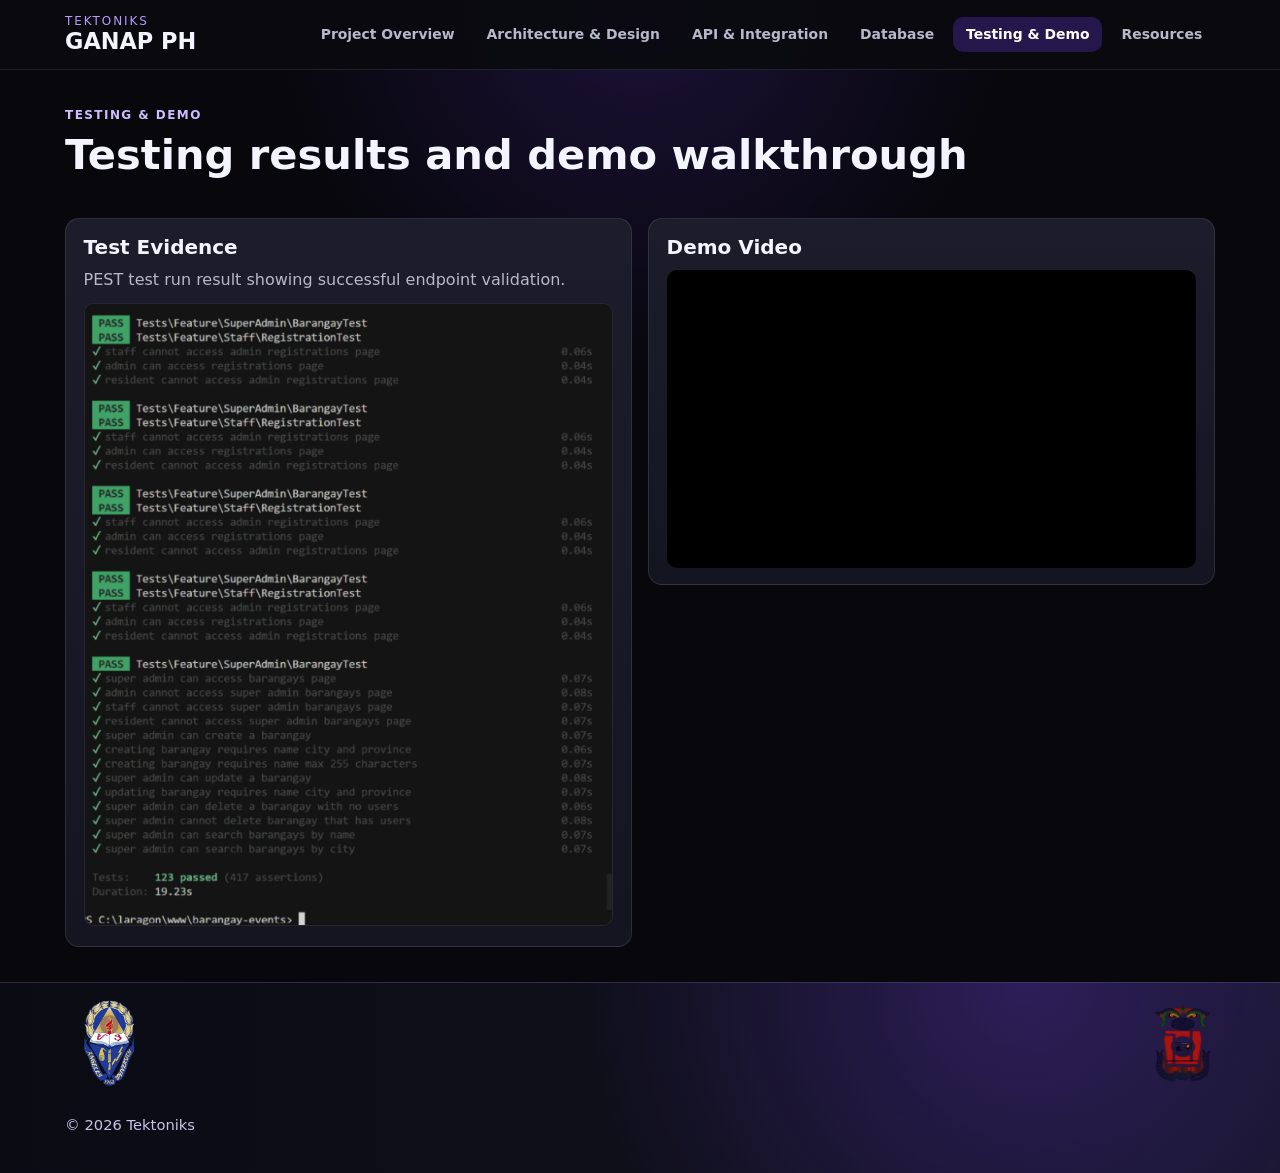
<file: testing-demo.html>
<!DOCTYPE html>
<html lang="en">
<head>
  <meta charset="UTF-8" />
  <meta name="viewport" content="width=device-width, initial-scale=1.0" />
  <title>Testing &amp; Demo | GANAP PH</title>
  <link rel="stylesheet" href="styles.css" />
</head>
<body data-page="testing-demo">
  <header class="site-header">
    <div class="container header-inner">
      <a class="brand" href="index.html">
        <span class="brand__eyebrow">Tektoniks</span>
        <span class="brand__title">GANAP PH</span>
      </a>
      <button class="nav-toggle" aria-label="Toggle navigation" aria-expanded="false" aria-controls="site-nav">Menu</button>
      <nav id="site-nav" class="site-nav">
        <a href="index.html">Project Overview</a>
        <a href="architecture-design.html">Architecture &amp; Design</a>
        <a href="api-integration.html">API &amp; Integration</a>
        <a href="database.html">Database</a>
        <a href="testing-demo.html">Testing &amp; Demo</a>
        <a href="resources.html">Resources</a>
      </nav>
    </div>
  </header>
  <main>
    <section class="page-hero"><div class="container"><p class="page-kicker">Testing &amp; Demo</p><h1>Testing results and demo walkthrough</h1></div></section>
    <section class="section">
      <div class="container grid-2">
        <article class="card">
          <h2>Test Evidence</h2>
          <p>PEST test run result showing successful endpoint validation.</p>
          <img class="diagram-image" src="resources/images/tests/pest-test.png" alt="PEST test results screenshot" />
        </article>
        <article class="card">
          <h2>Demo Video</h2>
          <div class="video-wrap">
            <iframe
              src="https://www.youtube.com/embed/tUO5BAO3rOs?si=fm_y-6_SmmmLJZkI"
              title="YouTube video player"
              frameborder="0"
              allow="accelerometer; autoplay; clipboard-write; encrypted-media; gyroscope; picture-in-picture; web-share"
              referrerpolicy="strict-origin-when-cross-origin"
              allowfullscreen
            ></iframe>
          </div>
        </article>
      </div>
    </section>
  </main>
  <footer class="site-footer">
    <div class="container footer-inner">
      <div class="footer-logos" aria-label="Institution logos">
        <img src="resources/images/auf logo/AUF-LOGO.png" alt="Angeles University Foundation logo" />
        <img src="resources/images/auf logo/ccs-logo.png" alt="College of Computer Studies logo" />
      </div>
      <p>© <span id="currentYear"></span> Tektoniks</p>
    </div>
  </footer>
  <script src="scripts.js"></script>
</body>
</html>
</file>
<file: styles.css>
:root {
  --bg: #07070c;
  --panel: #151522;
  --panel-soft: #1c1c2b;
  --text: #f4f4ff;
  --muted: #b7b8ca;
  --line: rgba(255, 255, 255, 0.1);
  --accent: #7a42ff;
  --accent-dark: #5123c3;
}

* { box-sizing: border-box; }

body {
  margin: 0;
  font-family: "Segoe UI", system-ui, sans-serif;
  background: radial-gradient(circle at top, rgba(122, 66, 255, 0.18), transparent 28%), var(--bg);
  color: var(--text);
}

a { color: inherit; text-decoration: none; }

.container {
  width: min(1150px, calc(100% - 2rem));
  margin: 0 auto;
}

.site-header {
  position: sticky;
  top: 0;
  z-index: 20;
  background: rgba(10, 10, 16, 0.92);
  border-bottom: 1px solid var(--line);
}

.header-inner {
  padding: 0.9rem 0;
  display: flex;
  align-items: center;
  gap: 1rem;
}

.brand { display: flex; flex-direction: column; margin-right: auto; }
.brand__eyebrow { font-size: 0.75rem; letter-spacing: 0.16em; color: #b79cff; text-transform: uppercase; }
.brand__title { font-size: 1.4rem; font-weight: 800; }

.site-nav { display: flex; flex-wrap: wrap; gap: 0.4rem; }
.site-nav a {
  padding: 0.6rem 0.8rem;
  border-radius: 10px;
  color: var(--muted);
  font-size: 0.87rem;
  font-weight: 600;
}
.site-nav a:hover,
.site-nav a.is-active {
  color: #fff;
  background: rgba(122, 66, 255, 0.25);
}

.nav-toggle {
  display: none;
  background: var(--panel-soft);
  color: #fff;
  border: 1px solid var(--line);
  border-radius: 8px;
  padding: 0.55rem 0.8rem;
}

.page-hero { padding: 2.4rem 0 1rem; }
.page-kicker {
  margin: 0 0 0.5rem;
  color: #cdbdff;
  letter-spacing: 0.12em;
  text-transform: uppercase;
  font-size: 0.75rem;
  font-weight: 700;
}
.page-hero h1 { margin: 0; font-size: clamp(1.8rem, 4vw, 2.6rem); }

.section { padding: 1.4rem 0 2.2rem; }
.section-muted { background: rgba(255, 255, 255, 0.02); border-top: 1px solid var(--line); border-bottom: 1px solid var(--line); }
.section-title { margin: 0 0 1rem; }

.grid-2 { display: grid; grid-template-columns: repeat(2, minmax(0, 1fr)); gap: 1rem; align-items: start; }
.card-grid { display: grid; grid-template-columns: repeat(auto-fit, minmax(260px, 1fr)); gap: 1rem; align-items: start; }
.resource-rows { display: grid; grid-template-columns: 1fr; gap: 1rem; align-items: start; }
.resource-links-row { display: grid; grid-template-columns: repeat(2, minmax(0, 1fr)); gap: 1rem; align-items: start; }
.logo-strip {
  margin-top: 0.9rem;
  display: grid;
  grid-template-columns: repeat(auto-fit, minmax(240px, 1fr));
  gap: 1rem;
}

.logo-tile {
  background: #f7f7fb;
  border-radius: 12px;
  border: 1px solid rgba(0, 0, 0, 0.12);
  padding: 0.9rem;
  display: grid;
  place-items: center;
}

.logo-tile img {
  max-width: 100%;
  max-height: 120px;
  height: auto;
  width: auto;
}

.card {
  background: linear-gradient(180deg, var(--panel-soft), var(--panel));
  border: 1px solid var(--line);
  border-radius: 14px;
  padding: 1rem 1.1rem;
  height: fit-content;
}
.card h2 { margin: 0 0 0.7rem; font-size: 1.25rem; }
.card p { margin: 0; color: var(--muted); }

.team-grid { display: grid; grid-template-columns: repeat(auto-fit, minmax(190px, 1fr)); gap: 1rem; align-items: start; }
.team-grid .team-card {
  height: 100%;
  display: flex;
  flex-direction: column;
}
.team-card h3 {
  margin: 0.8rem 0 0.2rem;
  font-size: 1rem;
  min-height: 2.7em;
  line-height: 1.35;
}
.team-card p {
  min-height: 1.6em;
}
.team-img { width: 100%; aspect-ratio: 1/1; border-radius: 10px; object-fit: cover; }

.video-wrap { margin-top: 0.7rem; aspect-ratio: 16 / 9; border-radius: 10px; overflow: hidden; background: #000; }
.video-wrap iframe { width: 100%; height: 100%; border: 0; }

.pdf-wrap { margin-top: 0.8rem; height: 70vh; border-radius: 10px; overflow: hidden; border: 1px solid var(--line); }
.pdf-wrap iframe { width: 100%; height: 100%; border: 0; background: #fff; }

.table-wrap {
  margin-top: 0.8rem;
  overflow-x: auto;
  border-radius: 10px;
  border: 1px solid var(--line);
}

.api-table {
  width: 100%;
  border-collapse: collapse;
  min-width: 920px;
  background: #131320;
}

.api-table th,
.api-table td {
  border: 1px solid var(--line);
  padding: 0.65rem 0.7rem;
  text-align: left;
  vertical-align: top;
  overflow-wrap: normal;
  word-break: normal;
}

.api-table th {
  background: #1b1b2b;
  color: #e8ddff;
}

.api-table td {
  color: var(--muted);
}

.api-table th:first-child,
.api-table td:first-child {
  white-space: nowrap;
  width: 140px;
}

.api-overview-grid {
  margin-top: 1rem;
}

.integration-cards {
  grid-template-columns: repeat(auto-fit, minmax(220px, 1fr));
}

.endpoint-groups {
  display: grid;
  gap: 1rem;
  margin-top: 1rem;
}

.endpoint-groups .card h2 {
  margin-bottom: 0.55rem;
}

.btn {
  display: inline-block;
  margin-top: 0.3rem;
  padding: 0.72rem 1rem;
  border-radius: 10px;
  font-weight: 700;
}
.btn-dark {
  background: linear-gradient(180deg, var(--accent), var(--accent-dark));
  color: #fff;
  box-shadow: 0 8px 20px rgba(81, 35, 195, 0.45);
}

main .container {
  overflow-wrap: anywhere;
}

.card ul {
  margin: 0.6rem 0 0;
  padding-left: 1.2rem;
  color: var(--muted);
}

.card li + li {
  margin-top: 0.45rem;
}

.architecture-flow-card {
  margin-top: 1rem;
}

.diagram-image {
  width: 100%;
  margin-top: 0.9rem;
  border-radius: 10px;
  border: 1px solid var(--line);
  background: #0d0d14;
  cursor: zoom-in;
}

.sequence-grid {
  display: grid;
  grid-template-columns: 1fr;
  gap: 1rem;
}

.diagram-figure {
  margin: 0.8rem 0 0;
}

.diagram-figure figcaption {
  color: var(--muted);
  margin-bottom: 0.5rem;
}

.diagrams-grid {
  grid-template-columns: 1fr;
  gap: 1.2rem;
}

.diagrams-grid .card {
  padding: 1.2rem;
}

.diagrams-grid .diagram-image {
  margin-top: 1rem;
  width: 100%;
  max-height: none;
}

.image-lightbox {
  position: fixed;
  inset: 0;
  display: grid;
  place-items: center;
  padding: 1.5rem;
  background: rgba(0, 0, 0, 0.88);
  z-index: 999;
}

.image-lightbox[hidden] {
  display: none;
}

.image-lightbox__inner {
  width: min(1400px, 100%);
  max-height: 95vh;
  overflow: auto;
}

.image-lightbox__img {
  width: 100%;
  height: auto;
  border-radius: 10px;
  border: 1px solid rgba(255, 255, 255, 0.2);
  background: #111;
}

.image-lightbox__close {
  position: absolute;
  top: 1rem;
  right: 1rem;
  border: 1px solid rgba(255, 255, 255, 0.25);
  background: rgba(20, 20, 30, 0.9);
  color: #fff;
  border-radius: 8px;
  padding: 0.45rem 0.7rem;
  font-size: 0.95rem;
  cursor: pointer;
}

@media (min-width: 1100px) {
  .diagrams-grid {
    grid-template-columns: 1fr;
  }
}

.site-footer {
  background:
    radial-gradient(circle at 80% 0%, rgba(122, 66, 255, 0.25), transparent 42%),
    linear-gradient(90deg, #0b0b14 0%, #10101c 60%, #141425 100%);
  border-top: 1px solid rgba(167, 142, 255, 0.22);
  padding: 1rem 0 1.6rem;
}
.footer-inner {
  color: #c9c2e8;
  font-size: 0.92rem;
  display: grid;
  gap: 0.9rem;
}

.footer-logos {
  display: grid;
  grid-template-columns: 1fr 1fr;
  align-items: center;
  width: 100%;
  gap: 0.8rem;
}

.footer-logos img {
  max-width: min(32vw, 220px);
  max-height: 88px;
  width: auto;
  height: auto;
}

.footer-logos img:first-child {
  justify-self: start;
}

.footer-logos img:last-child {
  justify-self: end;
}

@media (max-width: 980px) {
  .nav-toggle { display: inline-block; }
  .header-inner { flex-wrap: wrap; }
  .site-nav {
    display: none;
    width: 100%;
    flex-direction: column;
    background: #11111b;
    border: 1px solid var(--line);
    border-radius: 10px;
    padding: 0.45rem;
  }
  .site-nav.open { display: flex; }
}

@media (max-width: 720px) {
  .grid-2 { grid-template-columns: 1fr; }
  .resource-links-row { grid-template-columns: 1fr; }
  .footer-logos {
    grid-template-columns: 1fr;
    justify-items: center;
  }
  .footer-logos img:first-child,
  .footer-logos img:last-child {
    justify-self: center;
  }
  .logo-tile img { max-height: 110px; }
}
</file>
